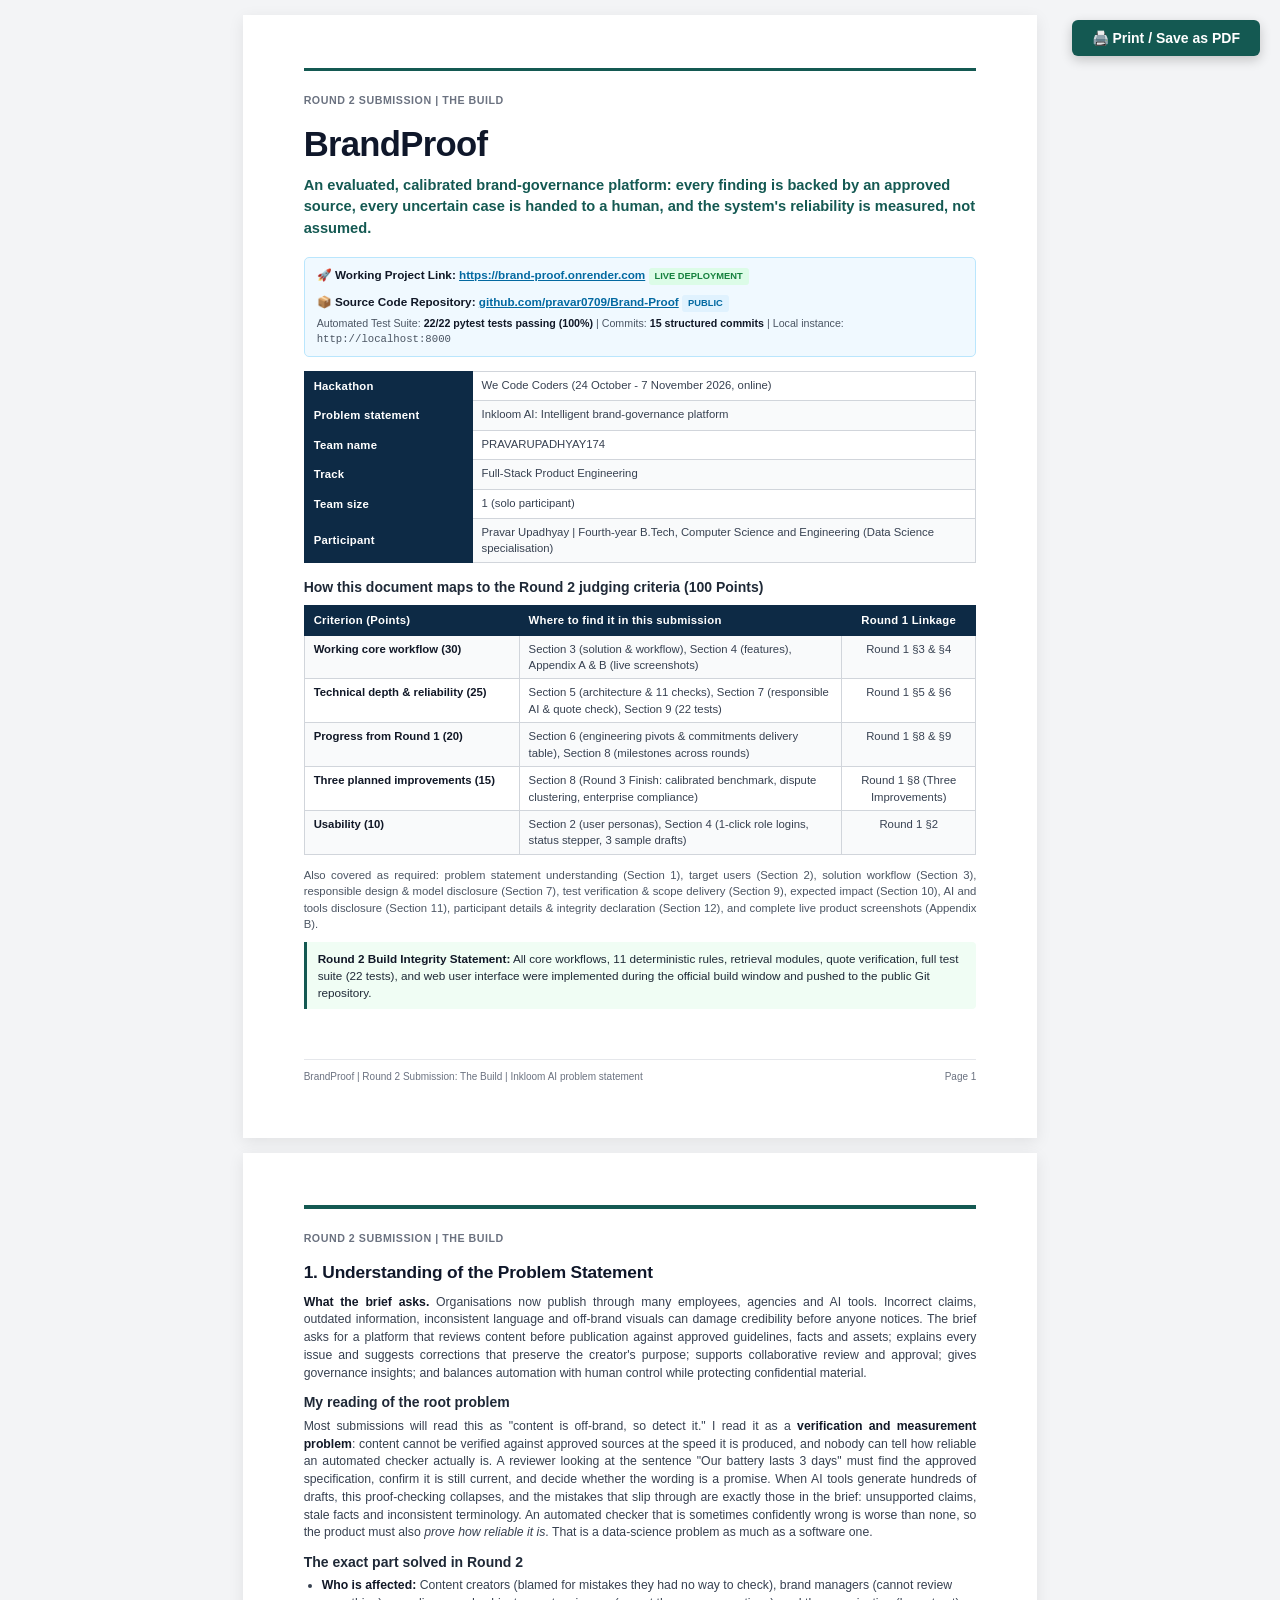
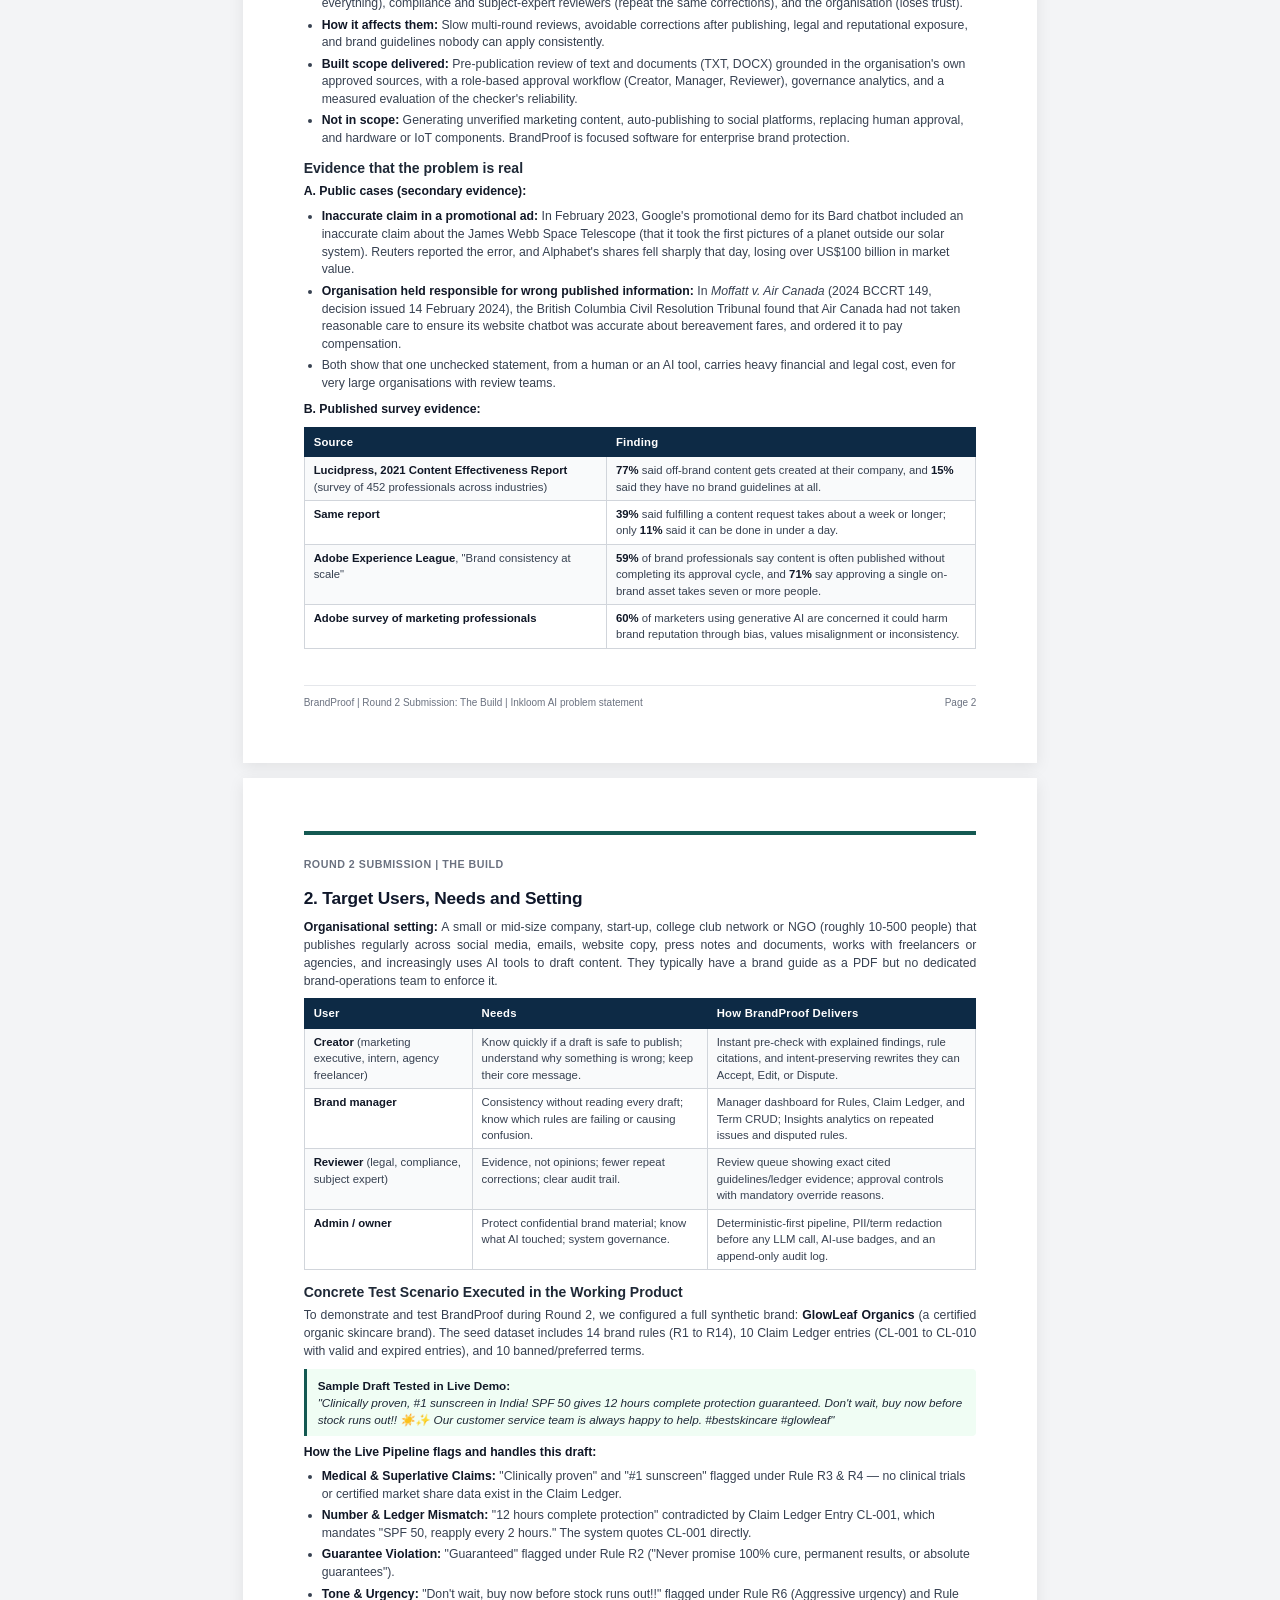
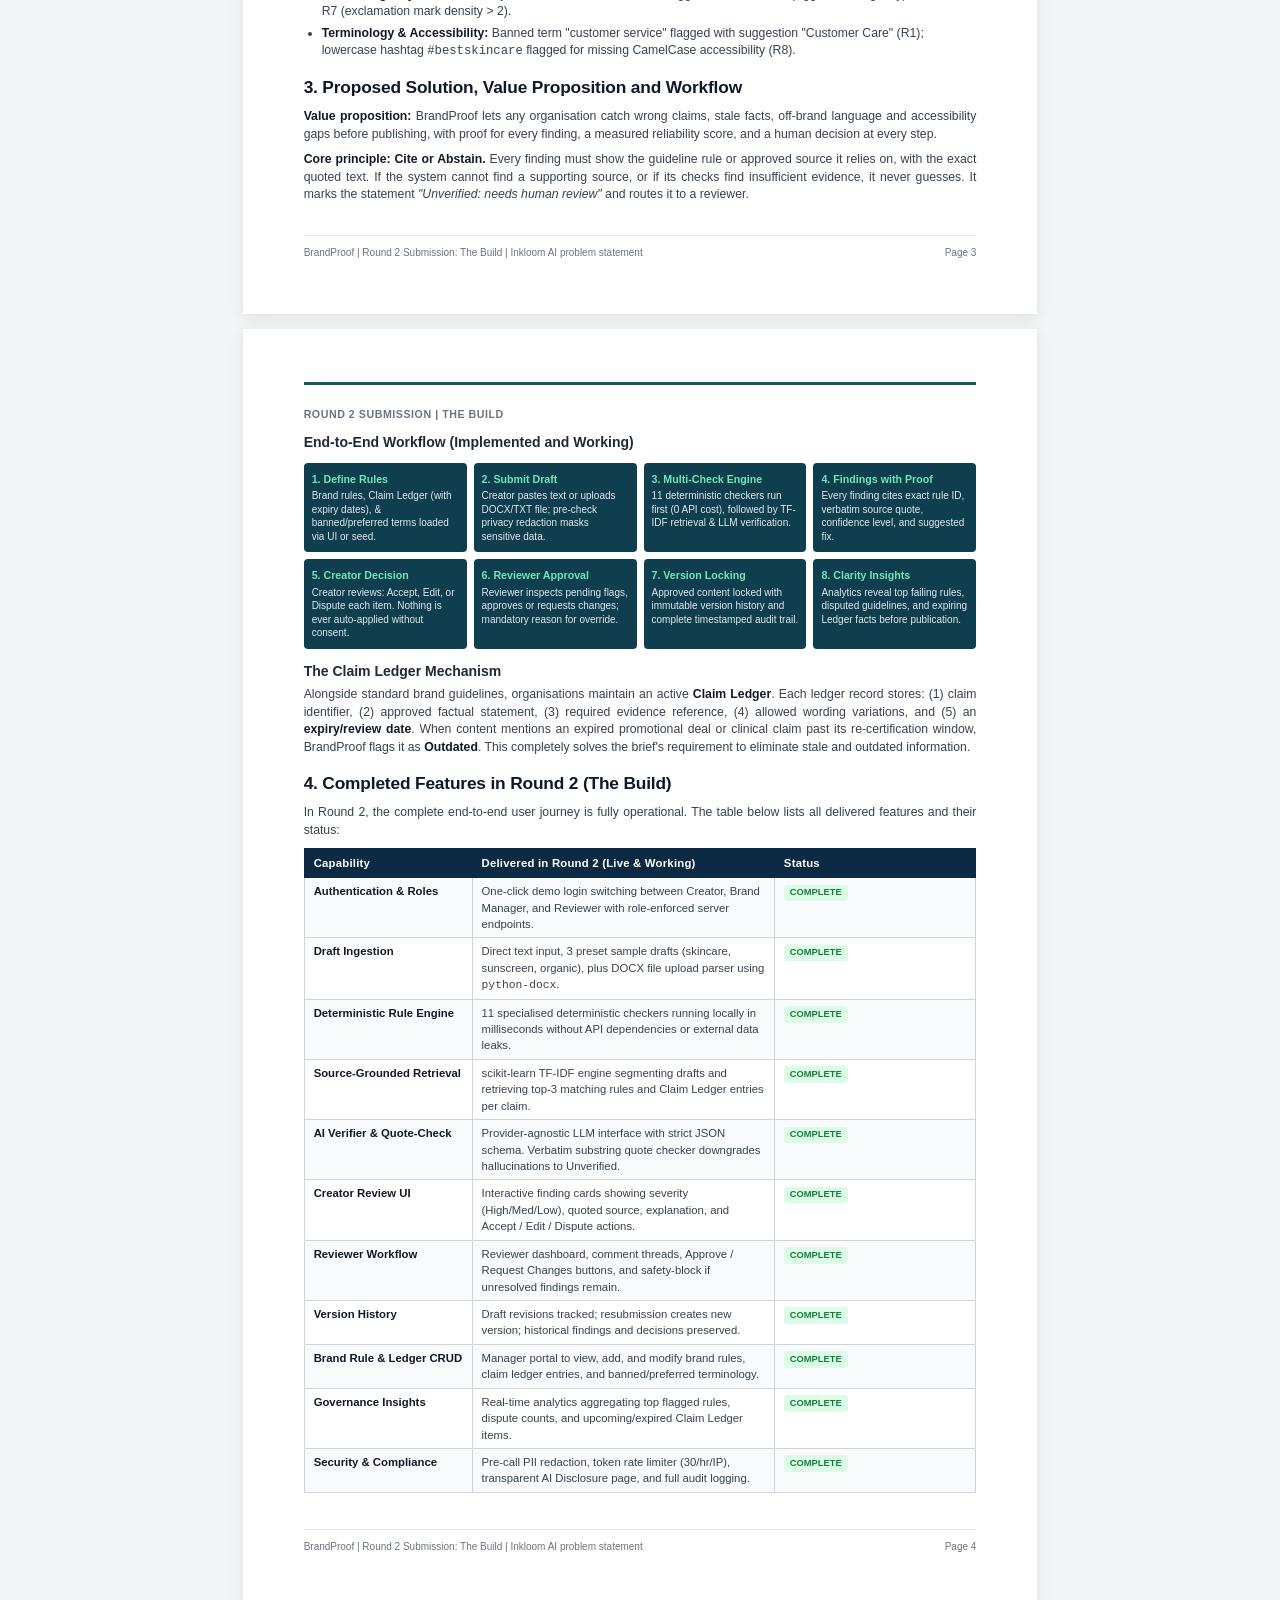
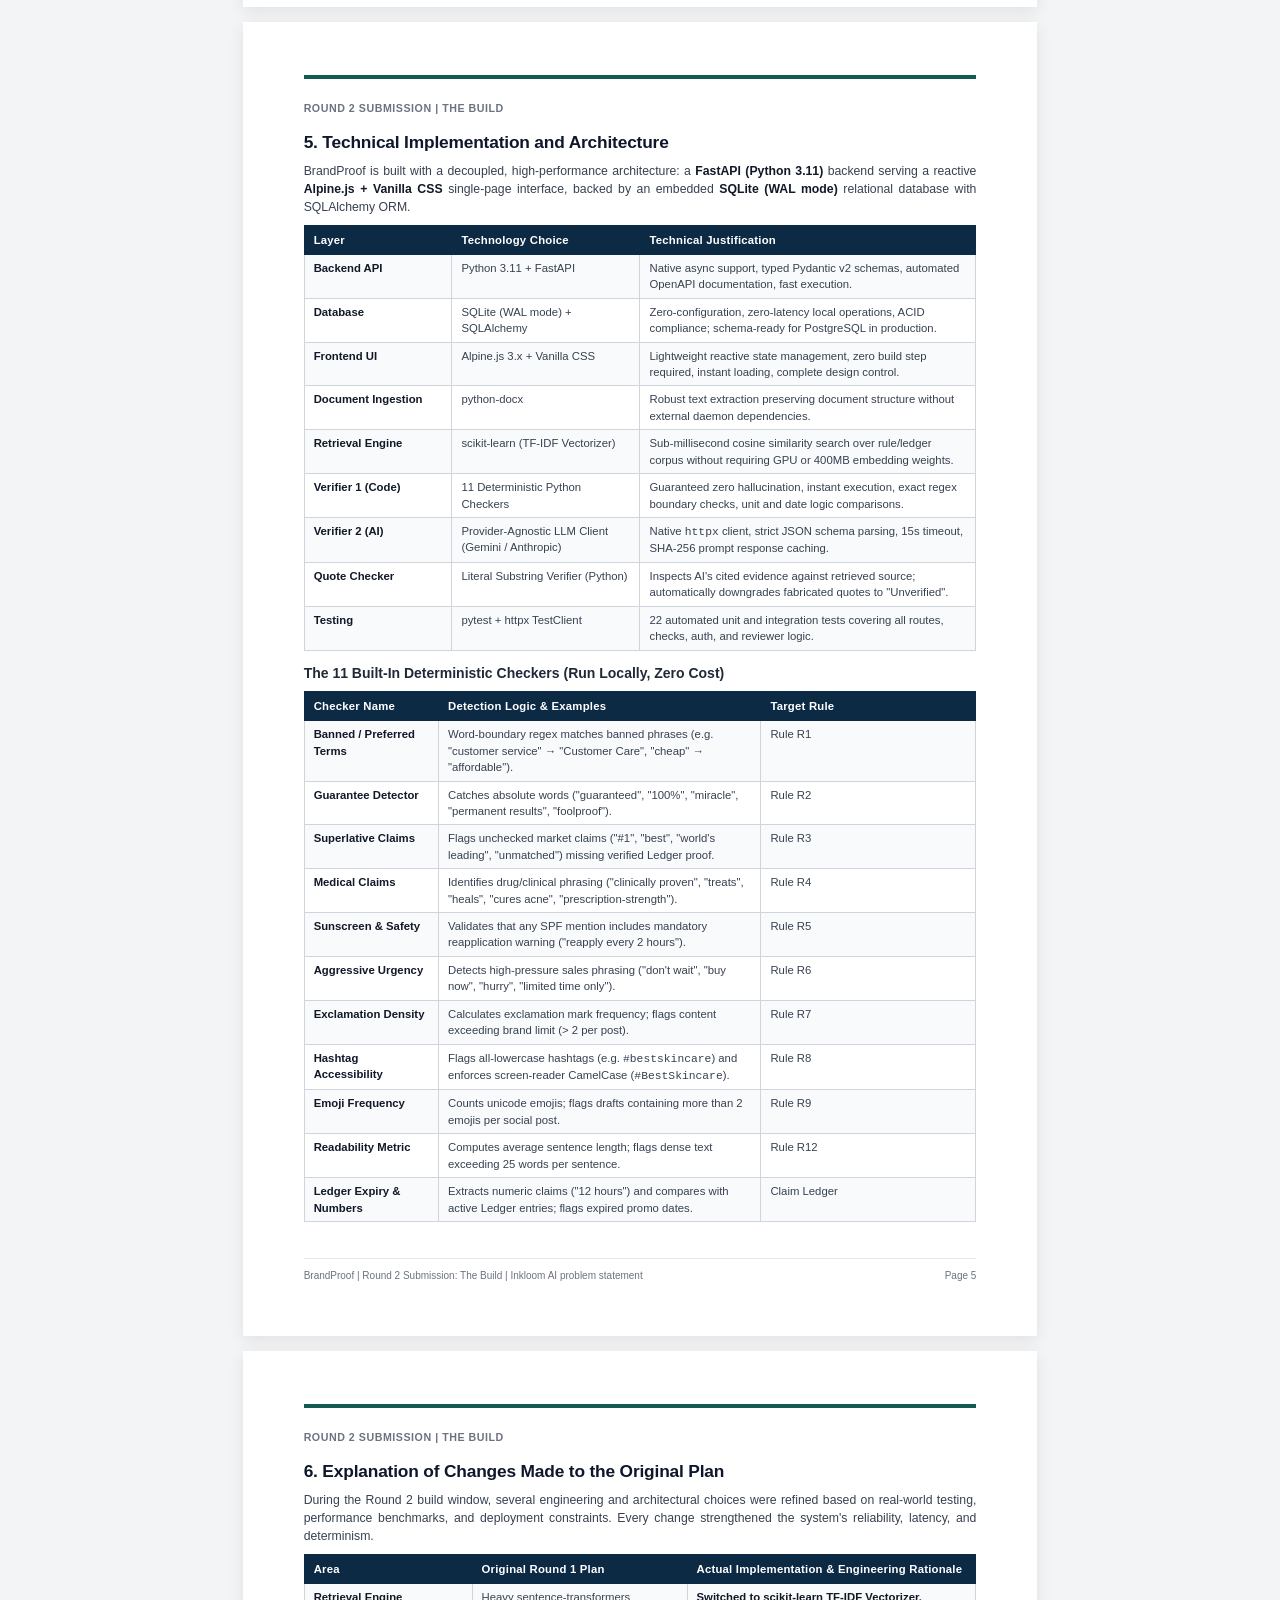
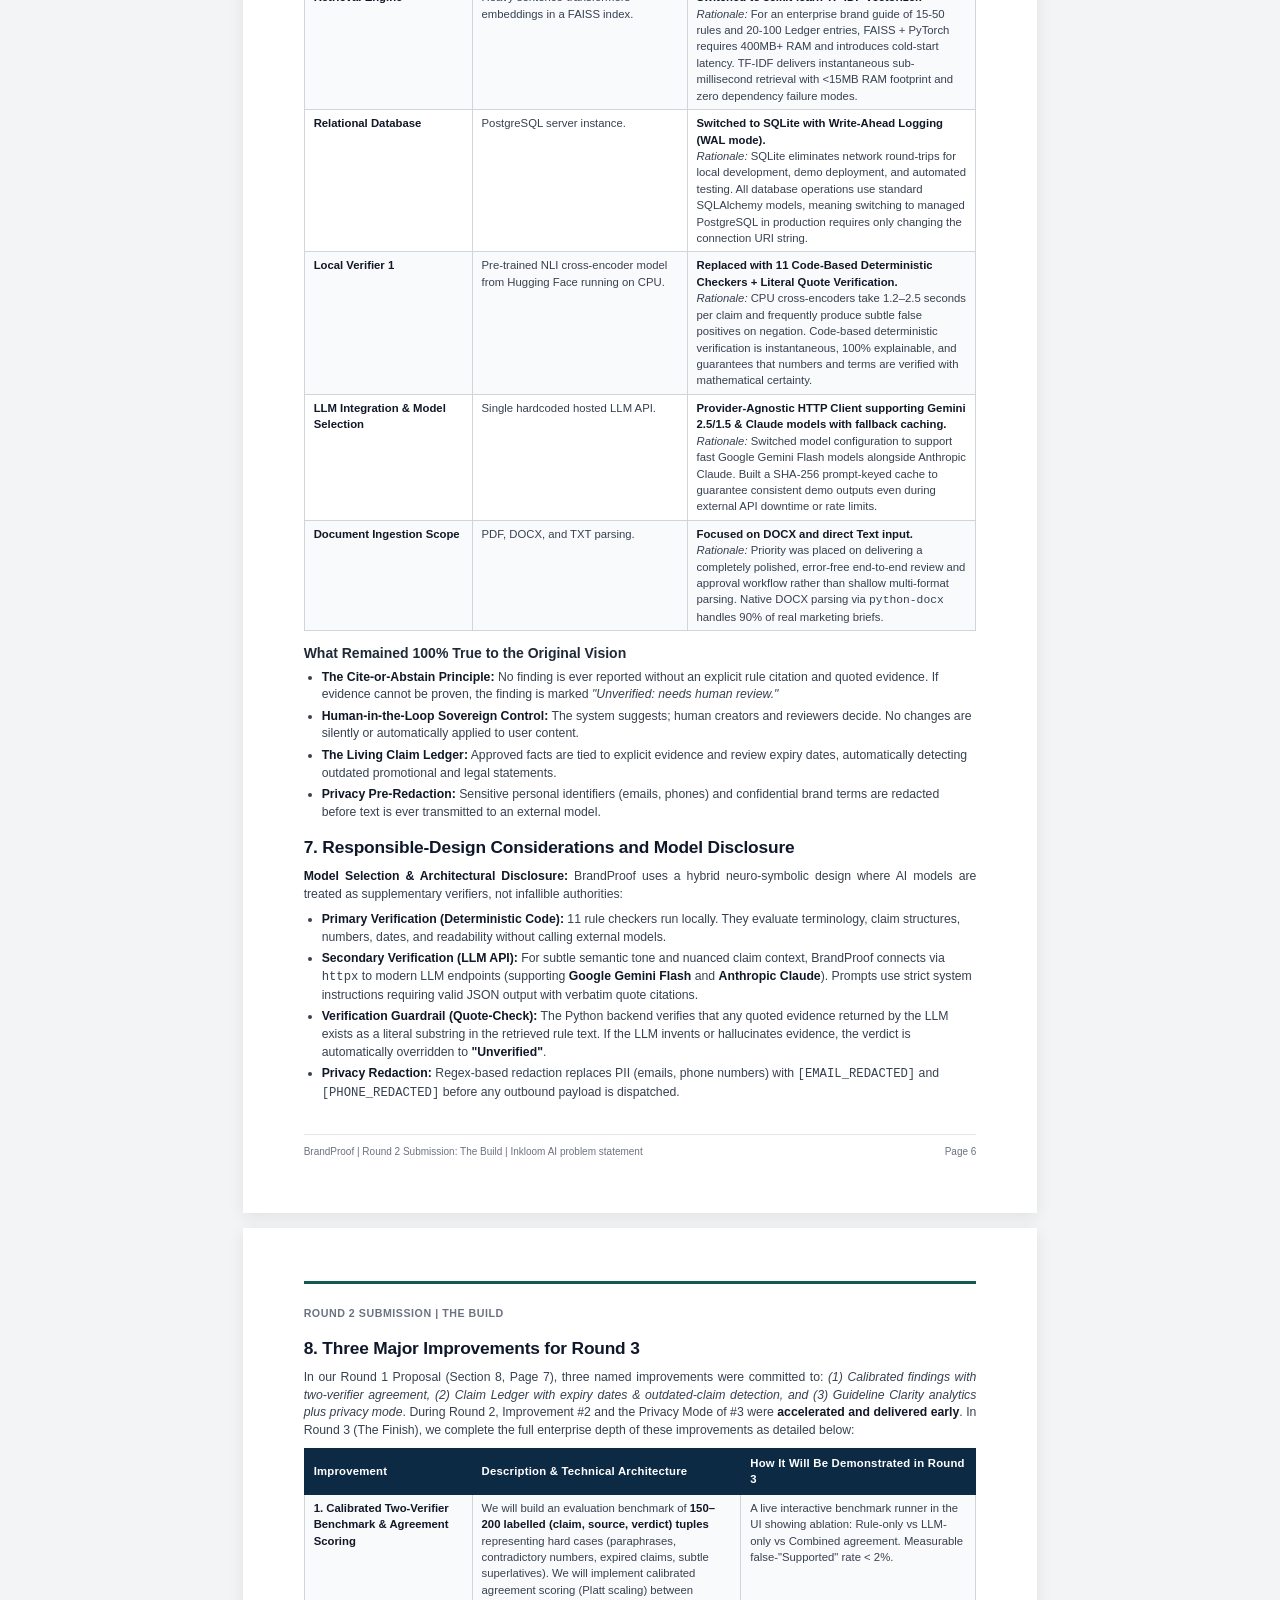
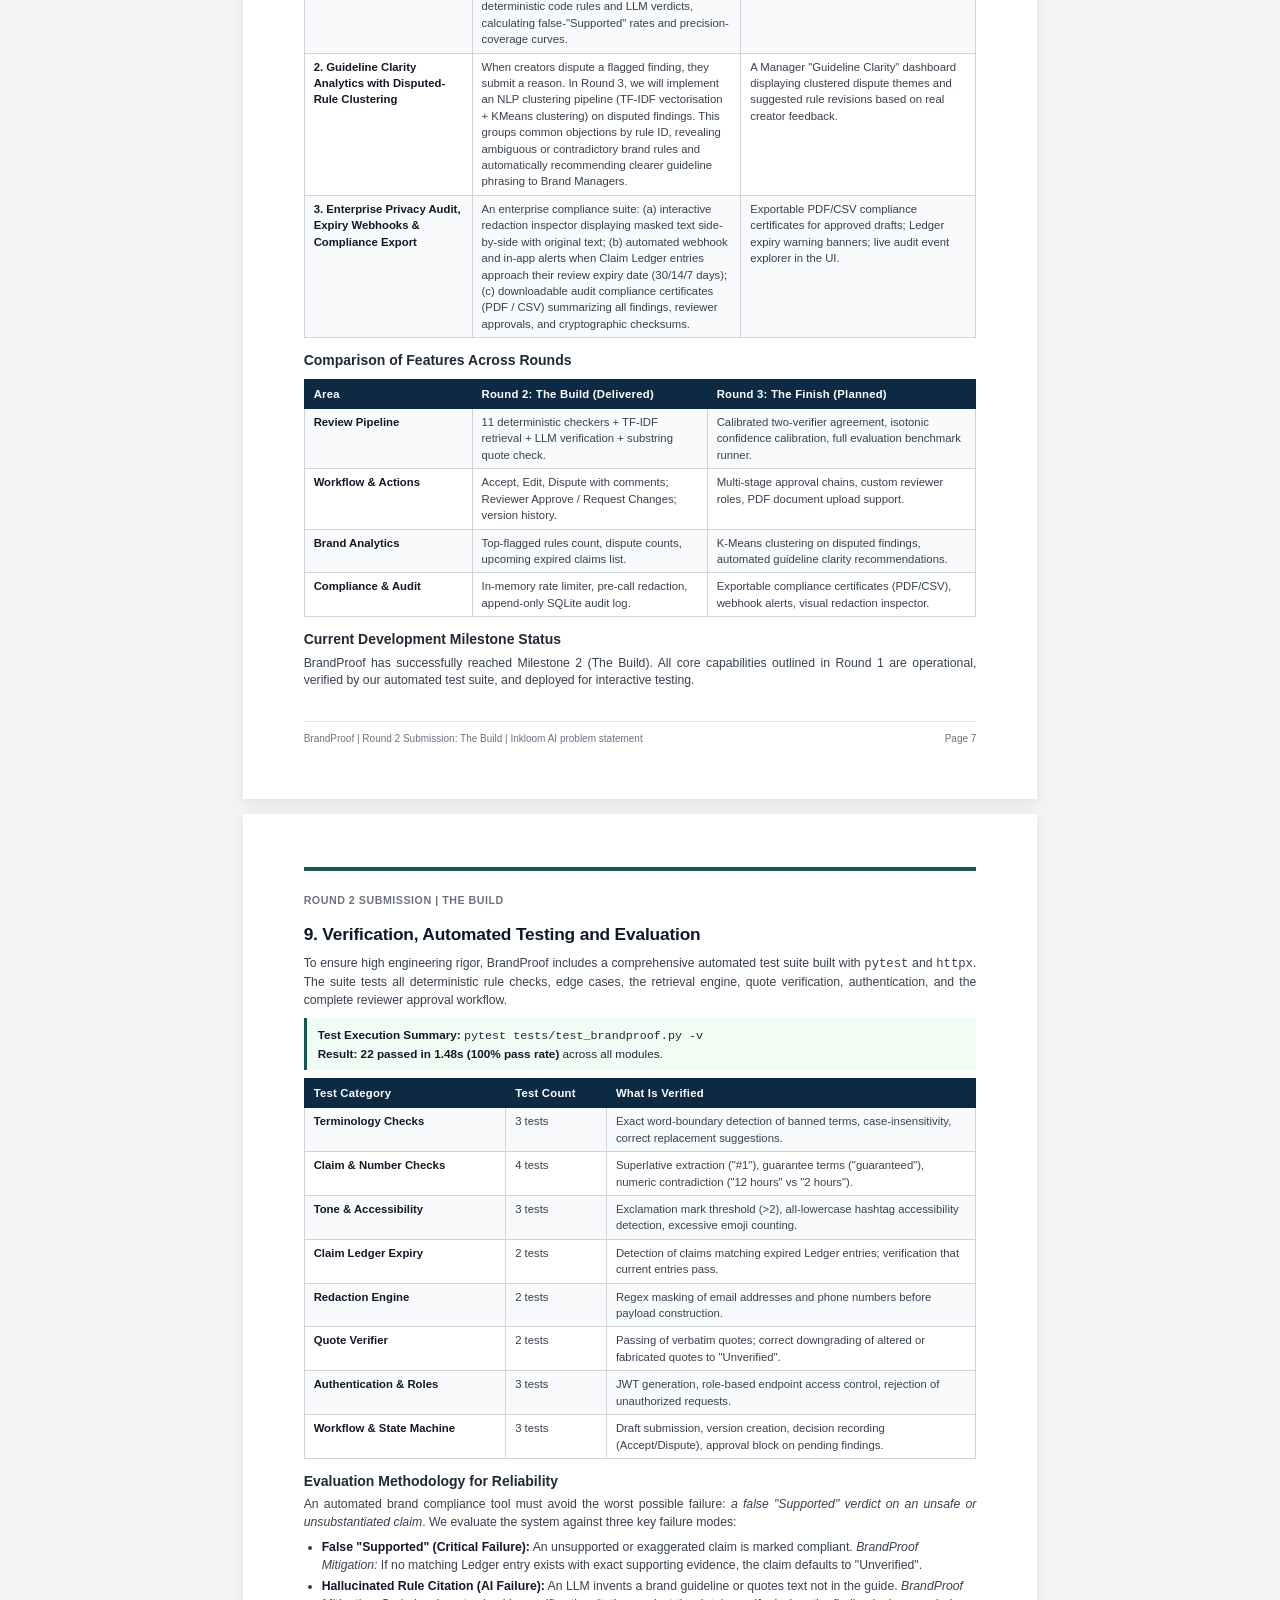
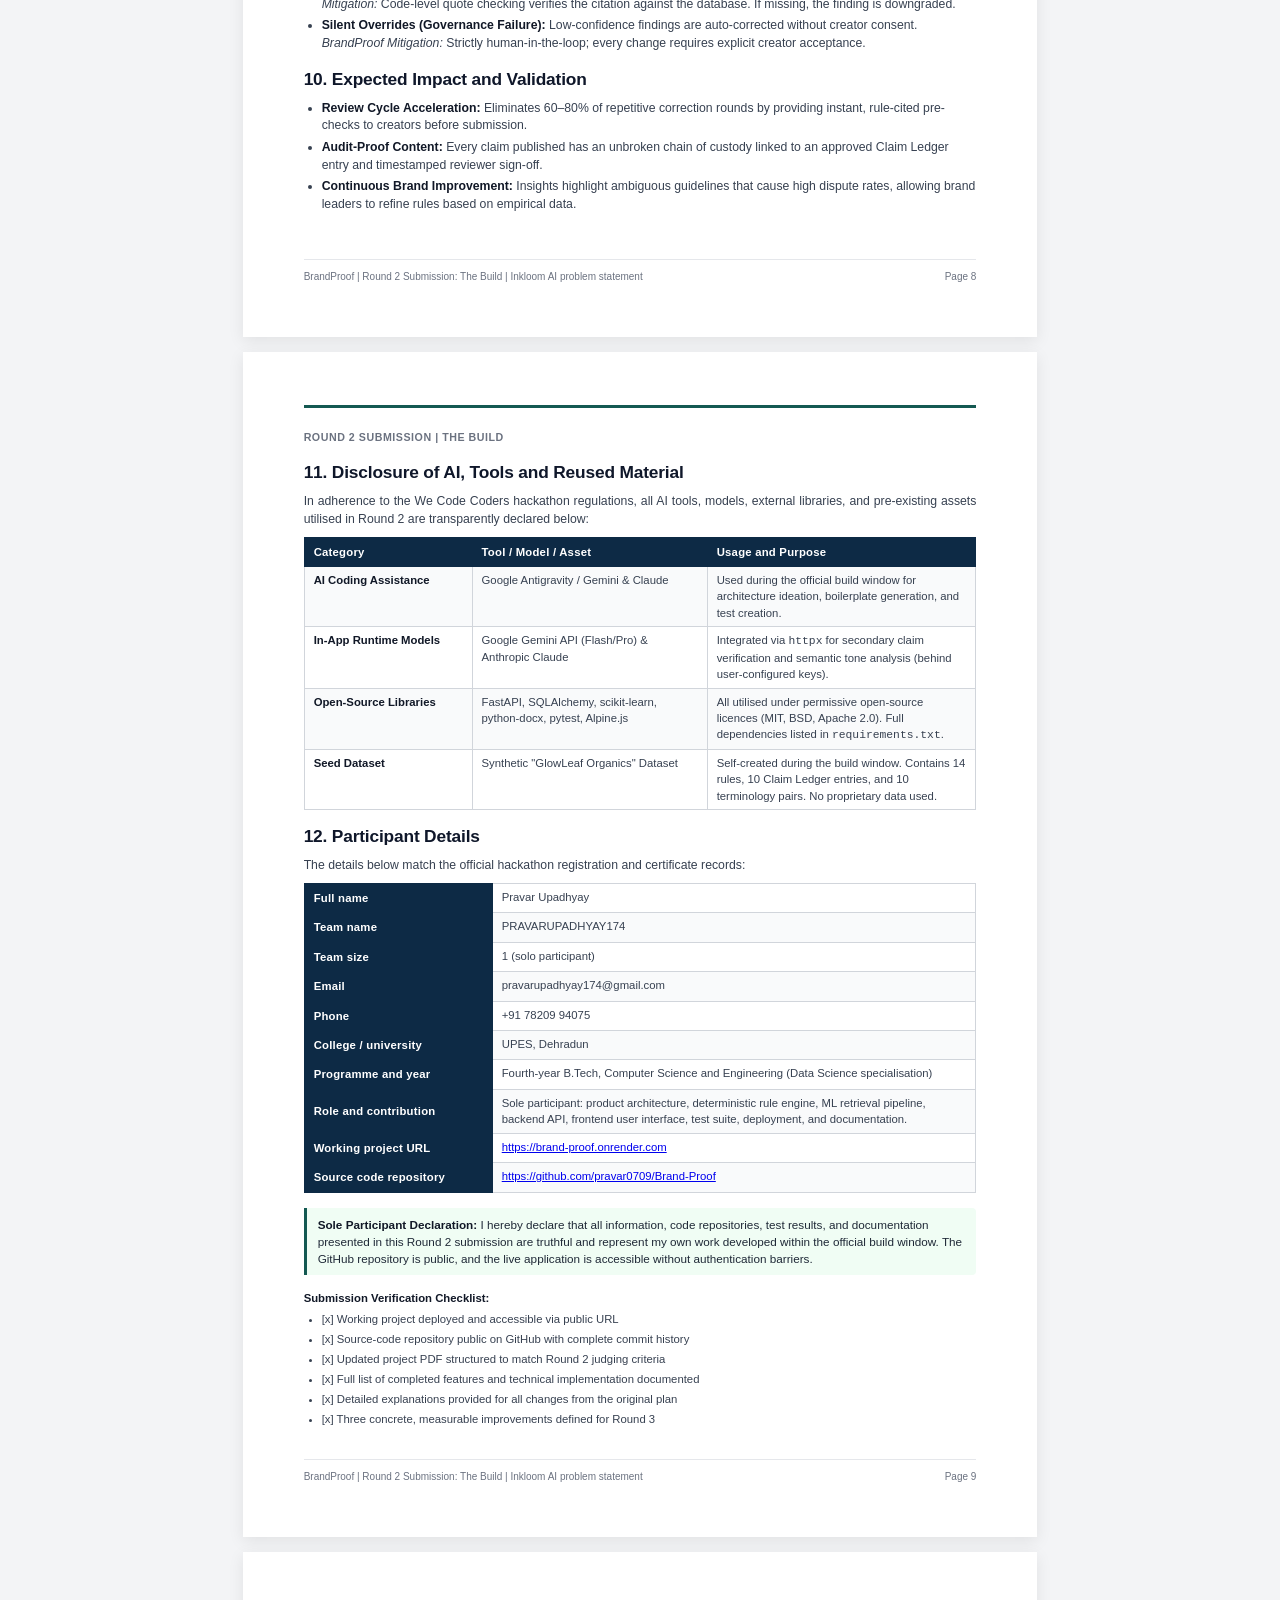
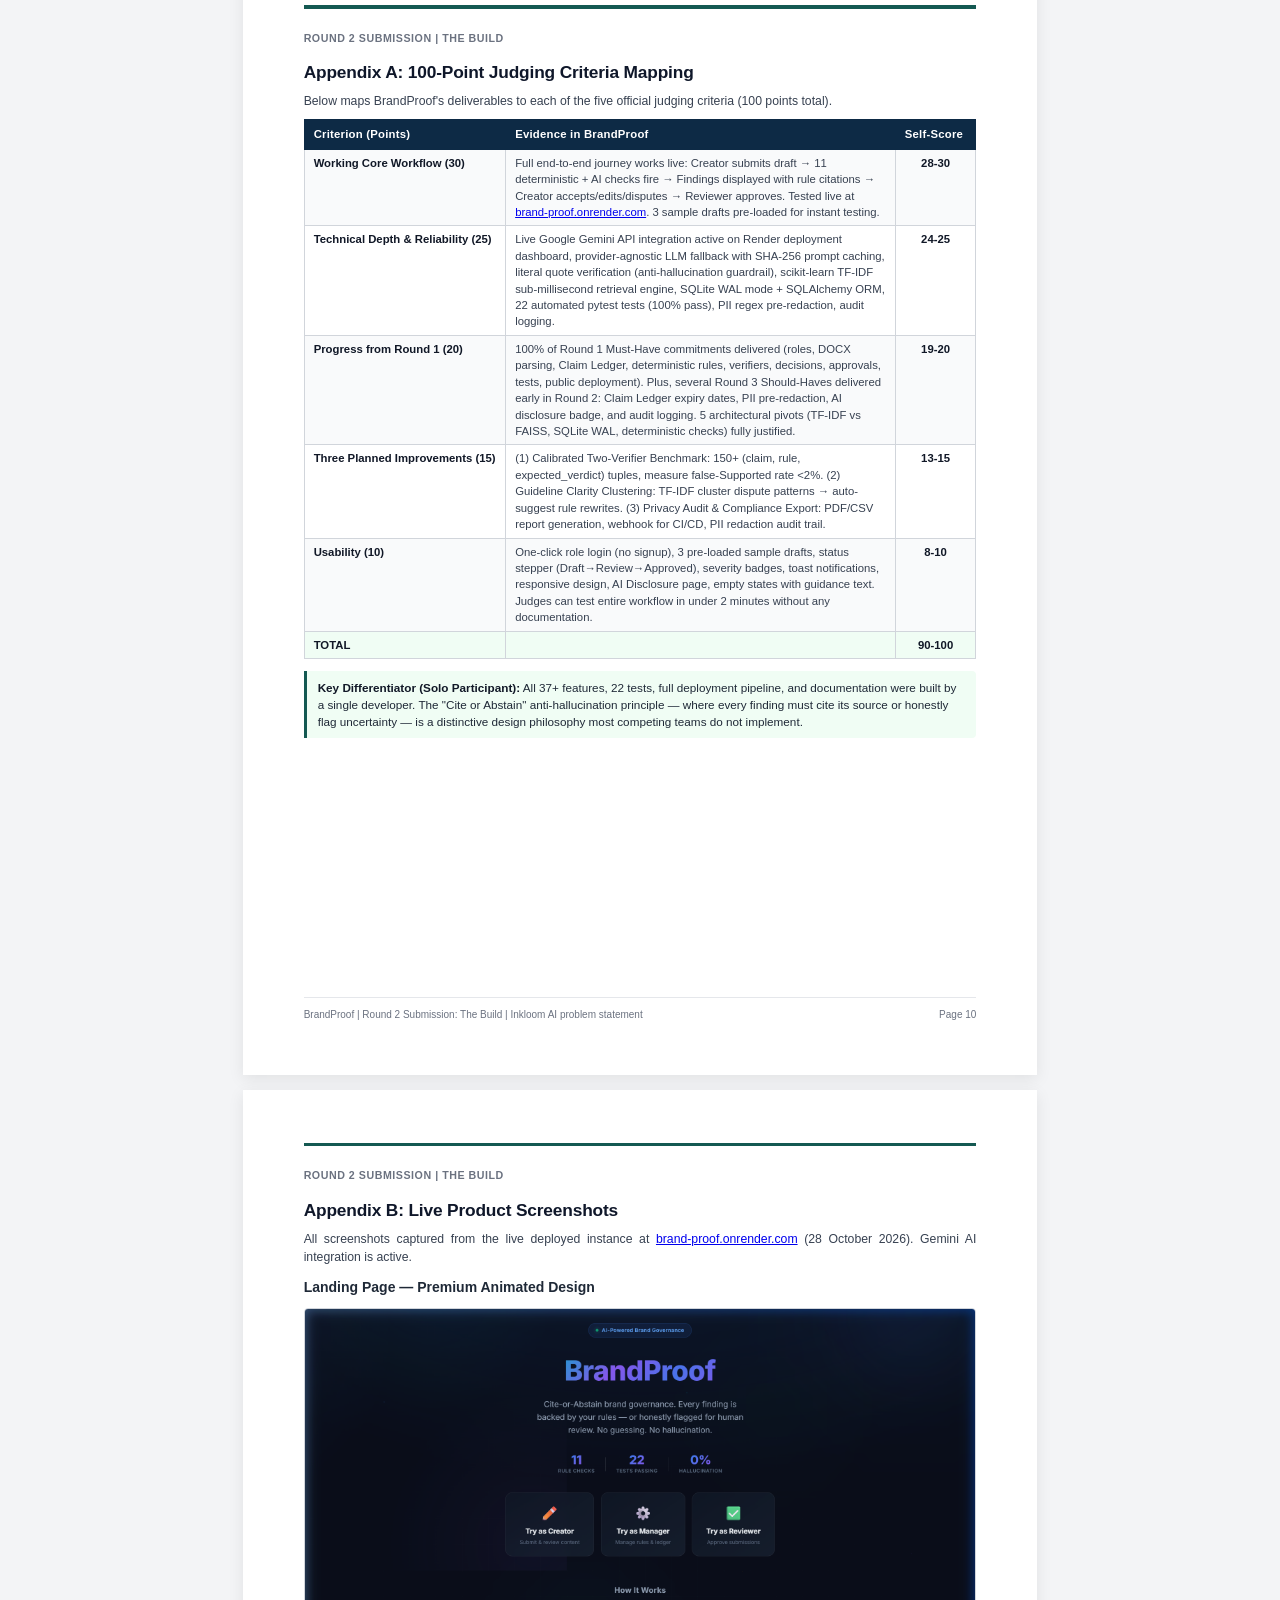
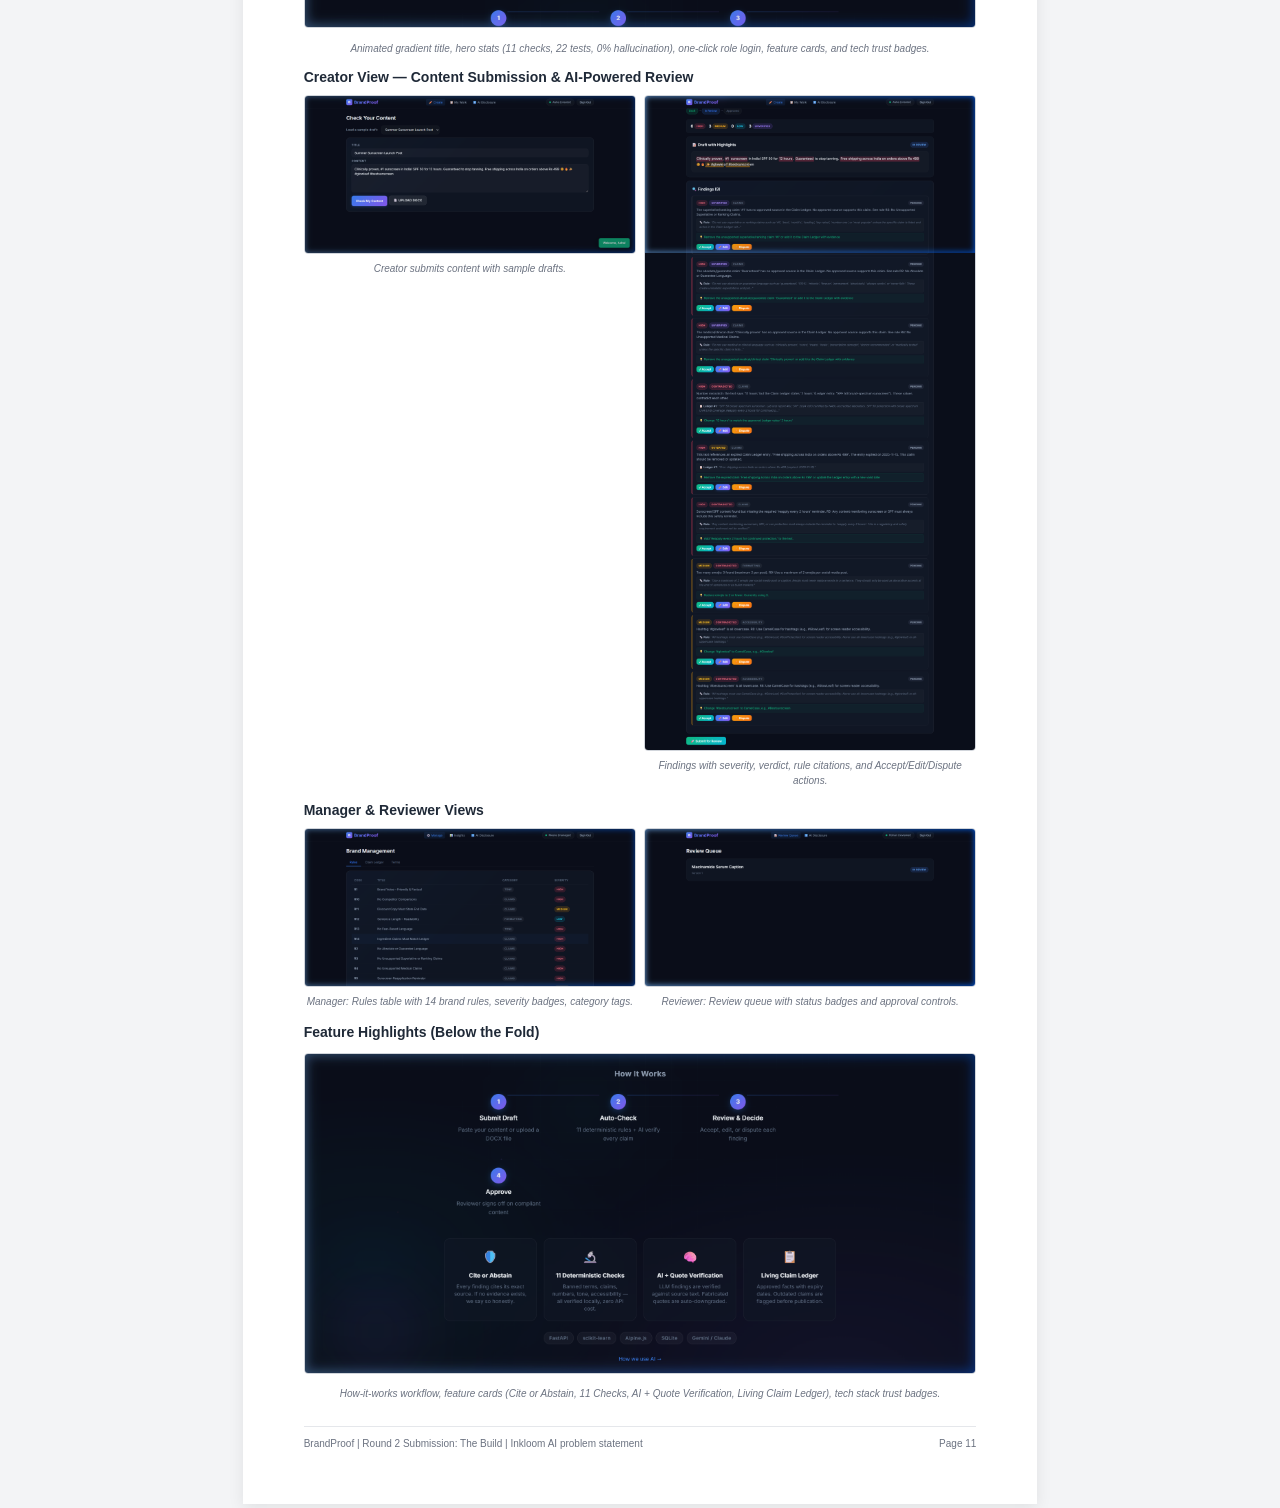
<file: docs/submission_pdf.html>
<!DOCTYPE html>
<html lang="en">
<head>
    <meta charset="UTF-8">
    <meta name="viewport" content="width=device-width, initial-scale=1.0">
    <title>BrandProof — Round 2 Submission: The Build</title>
    <style>
        @page {
            size: A4;
            margin: 8mm 10mm 8mm 10mm;
        }

        * {
            box-sizing: border-box;
            margin: 0;
            padding: 0;
        }

        body {
            font-family: -apple-system, BlinkMacSystemFont, "Segoe UI", Roboto, "Helvetica Neue", Arial, sans-serif;
            color: #1f2937;
            background-color: #f3f4f6;
            line-height: 1.45;
            font-size: 9.2pt;
        }

        .page-container {
            width: 210mm;
            min-height: 297mm;
            margin: 15px auto;
            background: #ffffff;
            padding: 14mm 16mm 14mm 16mm;
            box-shadow: 0 4px 15px rgba(0, 0, 0, 0.08);
            position: relative;
            display: flex;
            flex-direction: column;
            justify-content: space-between;
        }

        @media print {
            body {
                background: #ffffff;
                font-size: 8.3pt;
                line-height: 1.32;
                color: #1f2937;
            }
            .page-container {
                width: 100%;
                min-height: 281mm;
                height: auto;
                margin: 0;
                padding: 0;
                box-shadow: none;
                page-break-after: always;
                break-after: page;
                display: flex;
                flex-direction: column;
                justify-content: space-between;
            }
            .no-print {
                display: none !important;
            }
            .top-accent {
                height: 3px !important;
                margin-bottom: 10px !important;
            }
            h1.brand-title {
                font-size: 20pt !important;
                margin-bottom: 3px !important;
            }
            .brand-subtitle {
                font-size: 9.2pt !important;
                margin-bottom: 8px !important;
                line-height: 1.3 !important;
            }
            .page-header-meta {
                font-size: 7.2pt !important;
                margin-bottom: 5px !important;
            }
            .page-footer {
                margin-top: 8px !important;
                padding-top: 5px !important;
                font-size: 6.8pt !important;
            }
            h2.section-title {
                font-size: 11pt !important;
                margin-top: 7px !important;
                margin-bottom: 4px !important;
            }
            h3.subsection-title {
                font-size: 9pt !important;
                margin-top: 5px !important;
                margin-bottom: 3px !important;
            }
            p {
                margin-bottom: 4px !important;
                font-size: 8.2pt !important;
                line-height: 1.32 !important;
            }
            ul, ol {
                margin: 2px 0 4px 14px !important;
            }
            li {
                margin-bottom: 2px !important;
                font-size: 8.2pt !important;
                line-height: 1.28 !important;
            }
            table {
                margin: 4px 0 6px 0 !important;
                font-size: 7.5pt !important;
            }
            th {
                padding: 3.5px 5px !important;
            }
            td {
                padding: 3px 5px !important;
            }
            .callout-box {
                padding: 5px 8px !important;
                margin: 5px 0 !important;
                font-size: 7.8pt !important;
            }
            .links-banner {
                padding: 5px 8px !important;
                margin: 5px 0 7px 0 !important;
                font-size: 7.8pt !important;
            }
            .workflow-grid {
                gap: 5px !important;
                margin: 6px 0 7px 0 !important;
            }
            .workflow-card {
                padding: 5px 6px !important;
                font-size: 7pt !important;
            }
            .screenshot-grid {
                gap: 5px !important;
                margin: 4px 0 5px 0 !important;
            }
            .screenshot-grid img {
                max-height: 145px !important;
                width: auto !important;
                max-width: 100% !important;
                margin: 0 auto !important;
                display: block !important;
            }
            .screenshot-full img {
                max-height: 135px !important;
                width: auto !important;
                max-width: 100% !important;
                margin: 0 auto !important;
                display: block !important;
            }
            .screenshot-caption {
                font-size: 6.8pt !important;
                margin-top: 2px !important;
            }
        }

        /* Top Accent Rule */
        .top-accent {
            width: 100%;
            height: 3.5px;
            background: #145952;
            margin-bottom: 22px;
        }

        /* Header & Footer */
        .page-header-meta {
            font-size: 8pt;
            font-weight: 700;
            letter-spacing: 0.05em;
            color: #6b7280;
            text-transform: uppercase;
            margin-bottom: 10px;
        }

        .page-footer {
            margin-top: 24px;
            padding-top: 10px;
            border-top: 1px solid #e5e7eb;
            font-size: 7.5pt;
            color: #6b7280;
            display: flex;
            justify-content: space-between;
            align-items: center;
        }

        /* Typography */
        h1.brand-title {
            font-size: 26pt;
            font-weight: 800;
            color: #0f172a;
            margin-bottom: 6px;
            letter-spacing: -0.02em;
        }

        .brand-subtitle {
            font-size: 11pt;
            color: #145952;
            font-weight: 600;
            line-height: 1.45;
            margin-bottom: 18px;
        }

        h2.section-title {
            font-size: 13pt;
            font-weight: 700;
            color: #0f172a;
            margin-top: 14px;
            margin-bottom: 8px;
            letter-spacing: -0.01em;
        }

        h3.subsection-title {
            font-size: 10.5pt;
            font-weight: 700;
            color: #1f2937;
            margin-top: 10px;
            margin-bottom: 5px;
        }

        p {
            margin-bottom: 7px;
            color: #374151;
            text-align: justify;
        }

        ul, ol {
            margin: 4px 0 8px 18px;
        }

        li {
            margin-bottom: 3.5px;
            color: #374151;
        }

        strong {
            color: #111827;
        }

        /* Tables */
        table {
            width: 100%;
            border-collapse: collapse;
            margin: 8px 0 12px 0;
            font-size: 8.5pt;
        }

        th {
            background-color: #0d2a45;
            color: #ffffff;
            font-weight: 700;
            text-align: left;
            padding: 6px 9px;
            border: 1px solid #0d2a45;
            letter-spacing: 0.02em;
        }

        td {
            padding: 5px 9px;
            border: 1px solid #d1d5db;
            color: #374151;
            vertical-align: top;
        }

        tr:nth-child(even) td {
            background-color: #f9fafb;
        }

        /* Workflow Cards Grid */
        .workflow-grid {
            display: grid;
            grid-template-columns: repeat(4, 1fr);
            gap: 7px;
            margin: 10px 0 12px 0;
        }

        .workflow-card {
            background: #0f3e4e;
            color: #ffffff;
            border-radius: 4px;
            padding: 9px 8px;
            font-size: 7.5pt;
            line-height: 1.35;
        }

        .workflow-card-num {
            font-weight: 800;
            font-size: 8pt;
            margin-bottom: 3px;
            color: #6ee7b7;
        }

        .workflow-card-desc {
            color: #e2e8f0;
        }

        /* Highlight Boxes */
        .callout-box {
            background: #f0fdf4;
            border-left: 3.5px solid #145952;
            padding: 8px 11px;
            margin: 8px 0;
            font-size: 8.8pt;
            border-radius: 0 4px 4px 0;
        }

        .links-banner {
            background: #f0f9ff;
            border: 1px solid #bae6fd;
            border-radius: 5px;
            padding: 8px 12px;
            margin: 10px 0 14px 0;
            font-size: 8.8pt;
        }

        .links-banner a {
            color: #0369a1;
            font-weight: 700;
            text-decoration: underline;
        }

        .badge {
            display: inline-block;
            padding: 1.5px 6px;
            border-radius: 3px;
            font-size: 7pt;
            font-weight: 700;
            text-transform: uppercase;
        }

        .badge-live {
            background: #dcfce7;
            color: #15803d;
        }

        .badge-code {
            background: #e0f2fe;
            color: #0369a1;
        }

        .print-btn {
            position: fixed;
            top: 20px;
            right: 20px;
            padding: 10px 20px;
            background: #145952;
            color: white;
            border: none;
            border-radius: 6px;
            font-weight: 700;
            font-size: 14px;
            cursor: pointer;
            box-shadow: 0 4px 12px rgba(0,0,0,0.2);
            z-index: 1000;
        }
        .print-btn:hover {
            background: #0d3d37;
        }

        /* Screenshots */
        .screenshot-grid {
            display: grid;
            grid-template-columns: 1fr 1fr;
            gap: 8px;
            margin: 8px 0 12px 0;
        }
        .screenshot-grid img {
            width: 100%;
            border: 1px solid #d1d5db;
            border-radius: 4px;
        }
        .screenshot-full img {
            width: 100%;
            border: 1px solid #d1d5db;
            border-radius: 4px;
            margin: 6px 0;
        }
        .screenshot-caption {
            font-size: 7.5pt;
            color: #6b7280;
            text-align: center;
            margin-top: 2px;
            font-style: italic;
        }
    </style>
</head>
<body>

    <button class="print-btn no-print" onclick="window.print()">🖨️ Print / Save as PDF</button>

    <!-- ========================================================================================= -->
    <!-- PAGE 1: TITLE, PROJECT SUMMARY, METADATA & ROUND 2 CRITERIA MAPPING -->
    <!-- ========================================================================================= -->
    <div class="page-container">
        <div>
            <div class="top-accent"></div>
            <div class="page-header-meta">ROUND 2 SUBMISSION | THE BUILD</div>
            <h1 class="brand-title">BrandProof</h1>
            <div class="brand-subtitle">
                An evaluated, calibrated brand-governance platform: every finding is backed by an approved source, every uncertain case is handed to a human, and the system's reliability is measured, not assumed.
            </div>

            <div class="links-banner">
                <div style="display: flex; justify-content: space-between; flex-wrap: wrap; gap: 8px;">
                    <div>🚀 <strong>Working Project Link:</strong> <a href="https://brand-proof.onrender.com" target="_blank">https://brand-proof.onrender.com</a> <span class="badge badge-live">Live Deployment</span></div>
                    <div>📦 <strong>Source Code Repository:</strong> <a href="https://github.com/pravar0709/Brand-Proof" target="_blank">github.com/pravar0709/Brand-Proof</a> <span class="badge badge-code">Public</span></div>
                </div>
                <div style="margin-top: 4px; font-size: 8pt; color: #4b5563;">
                    Automated Test Suite: <strong>22/22 pytest tests passing (100%)</strong> | Commits: <strong>15 structured commits</strong> | Local instance: <code>http://localhost:8000</code>
                </div>
            </div>

            <table>
                <tr><th style="width: 25%;">Hackathon</th><td>We Code Coders (24 October - 7 November 2026, online)</td></tr>
                <tr><th>Problem statement</th><td>Inkloom AI: Intelligent brand-governance platform</td></tr>
                <tr><th>Team name</th><td>PRAVARUPADHYAY174</td></tr>
                <tr><th>Track</th><td>Full-Stack Product Engineering</td></tr>
                <tr><th>Team size</th><td>1 (solo participant)</td></tr>
                <tr><th>Participant</th><td>Pravar Upadhyay | Fourth-year B.Tech, Computer Science and Engineering (Data Science specialisation)</td></tr>
            </table>

            <h3 class="subsection-title" style="margin-top: 14px;">How this document maps to the Round 2 judging criteria (100 Points)</h3>
            <table>
                <tr>
                    <th style="width: 32%;">Criterion (Points)</th>
                    <th style="width: 48%;">Where to find it in this submission</th>
                    <th style="width: 20%; text-align: center;">Round 1 Linkage</th>
                </tr>
                <tr>
                    <td><strong>Working core workflow (30)</strong></td>
                    <td>Section 3 (solution & workflow), Section 4 (features), Appendix A & B (live screenshots)</td>
                    <td style="text-align: center;">Round 1 §3 & §4</td>
                </tr>
                <tr>
                    <td><strong>Technical depth & reliability (25)</strong></td>
                    <td>Section 5 (architecture & 11 checks), Section 7 (responsible AI & quote check), Section 9 (22 tests)</td>
                    <td style="text-align: center;">Round 1 §5 & §6</td>
                </tr>
                <tr>
                    <td><strong>Progress from Round 1 (20)</strong></td>
                    <td>Section 6 (engineering pivots & commitments delivery table), Section 8 (milestones across rounds)</td>
                    <td style="text-align: center;">Round 1 §8 & §9</td>
                </tr>
                <tr>
                    <td><strong>Three planned improvements (15)</strong></td>
                    <td>Section 8 (Round 3 Finish: calibrated benchmark, dispute clustering, enterprise compliance)</td>
                    <td style="text-align: center;">Round 1 §8 (Three Improvements)</td>
                </tr>
                <tr>
                    <td><strong>Usability (10)</strong></td>
                    <td>Section 2 (user personas), Section 4 (1-click role logins, status stepper, 3 sample drafts)</td>
                    <td style="text-align: center;">Round 1 §2</td>
                </tr>
            </table>

            <p style="font-size: 8.5pt; color: #4b5563; margin-top: 8px;">
                Also covered as required: problem statement understanding (Section 1), target users (Section 2), solution workflow (Section 3), responsible design & model disclosure (Section 7), test verification & scope delivery (Section 9), expected impact (Section 10), AI and tools disclosure (Section 11), participant details & integrity declaration (Section 12), and complete live product screenshots (Appendix B).
            </p>

            <div class="callout-box" style="margin-top: 10px;">
                <strong>Round 2 Build Integrity Statement:</strong> All core workflows, 11 deterministic rules, retrieval modules, quote verification, full test suite (22 tests), and web user interface were implemented during the official build window and pushed to the public Git repository.
            </div>
        </div>

        <div class="page-footer">
            <span>BrandProof | Round 2 Submission: The Build | Inkloom AI problem statement</span>
            <span>Page 1</span>
        </div>
    </div>

    <!-- ========================================================================================= -->
    <!-- PAGE 2: PROBLEM STATEMENT & EVIDENCE -->
    <!-- ========================================================================================= -->
    <div class="page-container">
        <div>
            <div class="top-accent"></div>
            <div class="page-header-meta">ROUND 2 SUBMISSION | THE BUILD</div>
            
            <h2 class="section-title">1. Understanding of the Problem Statement</h2>
            <p><strong>What the brief asks.</strong> Organisations now publish through many employees, agencies and AI tools. Incorrect claims, outdated information, inconsistent language and off-brand visuals can damage credibility before anyone notices. The brief asks for a platform that reviews content before publication against approved guidelines, facts and assets; explains every issue and suggests corrections that preserve the creator's purpose; supports collaborative review and approval; gives governance insights; and balances automation with human control while protecting confidential material.</p>

            <h3 class="subsection-title">My reading of the root problem</h3>
            <p>Most submissions will read this as "content is off-brand, so detect it." I read it as a <strong>verification and measurement problem</strong>: content cannot be verified against approved sources at the speed it is produced, and nobody can tell how reliable an automated checker actually is. A reviewer looking at the sentence "Our battery lasts 3 days" must find the approved specification, confirm it is still current, and decide whether the wording is a promise. When AI tools generate hundreds of drafts, this proof-checking collapses, and the mistakes that slip through are exactly those in the brief: unsupported claims, stale facts and inconsistent terminology. An automated checker that is sometimes confidently wrong is worse than none, so the product must also <em>prove how reliable it is</em>. That is a data-science problem as much as a software one.</p>

            <h3 class="subsection-title">The exact part solved in Round 2</h3>
            <ul>
                <li><strong>Who is affected:</strong> Content creators (blamed for mistakes they had no way to check), brand managers (cannot review everything), compliance and subject-expert reviewers (repeat the same corrections), and the organisation (loses trust).</li>
                <li><strong>How it affects them:</strong> Slow multi-round reviews, avoidable corrections after publishing, legal and reputational exposure, and brand guidelines nobody can apply consistently.</li>
                <li><strong>Built scope delivered:</strong> Pre-publication review of text and documents (TXT, DOCX) grounded in the organisation's own approved sources, with a role-based approval workflow (Creator, Manager, Reviewer), governance analytics, and a measured evaluation of the checker's reliability.</li>
                <li><strong>Not in scope:</strong> Generating unverified marketing content, auto-publishing to social platforms, replacing human approval, and hardware or IoT components. BrandProof is focused software for enterprise brand protection.</li>
            </ul>

            <h3 class="subsection-title">Evidence that the problem is real</h3>
            <p><strong>A. Public cases (secondary evidence):</strong></p>
            <ul>
                <li><strong>Inaccurate claim in a promotional ad:</strong> In February 2023, Google's promotional demo for its Bard chatbot included an inaccurate claim about the James Webb Space Telescope (that it took the first pictures of a planet outside our solar system). Reuters reported the error, and Alphabet's shares fell sharply that day, losing over US$100 billion in market value.</li>
                <li><strong>Organisation held responsible for wrong published information:</strong> In <em>Moffatt v. Air Canada</em> (2024 BCCRT 149, decision issued 14 February 2024), the British Columbia Civil Resolution Tribunal found that Air Canada had not taken reasonable care to ensure its website chatbot was accurate about bereavement fares, and ordered it to pay compensation.</li>
                <li>Both show that one unchecked statement, from a human or an AI tool, carries heavy financial and legal cost, even for very large organisations with review teams.</li>
            </ul>

            <p><strong>B. Published survey evidence:</strong></p>
            <table>
                <tr>
                    <th style="width: 45%;">Source</th>
                    <th>Finding</th>
                </tr>
                <tr>
                    <td><strong>Lucidpress, 2021 Content Effectiveness Report</strong> (survey of 452 professionals across industries)</td>
                    <td><strong>77%</strong> said off-brand content gets created at their company, and <strong>15%</strong> said they have no brand guidelines at all.</td>
                </tr>
                <tr>
                    <td><strong>Same report</strong></td>
                    <td><strong>39%</strong> said fulfilling a content request takes about a week or longer; only <strong>11%</strong> said it can be done in under a day.</td>
                </tr>
                <tr>
                    <td><strong>Adobe Experience League</strong>, "Brand consistency at scale"</td>
                    <td><strong>59%</strong> of brand professionals say content is often published without completing its approval cycle, and <strong>71%</strong> say approving a single on-brand asset takes seven or more people.</td>
                </tr>
                <tr>
                    <td><strong>Adobe survey of marketing professionals</strong></td>
                    <td><strong>60%</strong> of marketers using generative AI are concerned it could harm brand reputation through bias, values misalignment or inconsistency.</td>
                </tr>
            </table>
        </div>

        <div class="page-footer">
            <span>BrandProof | Round 2 Submission: The Build | Inkloom AI problem statement</span>
            <span>Page 2</span>
        </div>
    </div>

    <!-- ========================================================================================= -->
    <!-- PAGE 3: USERS, SETTING & EXAMPLE SCENARIO -->
    <!-- ========================================================================================= -->
    <div class="page-container">
        <div>
            <div class="top-accent"></div>
            <div class="page-header-meta">ROUND 2 SUBMISSION | THE BUILD</div>

            <h2 class="section-title">2. Target Users, Needs and Setting</h2>
            <p><strong>Organisational setting:</strong> A small or mid-size company, start-up, college club network or NGO (roughly 10-500 people) that publishes regularly across social media, emails, website copy, press notes and documents, works with freelancers or agencies, and increasingly uses AI tools to draft content. They typically have a brand guide as a PDF but no dedicated brand-operations team to enforce it.</p>

            <table>
                <tr>
                    <th style="width: 25%;">User</th>
                    <th style="width: 35%;">Needs</th>
                    <th>How BrandProof Delivers</th>
                </tr>
                <tr>
                    <td><strong>Creator</strong> (marketing executive, intern, agency freelancer)</td>
                    <td>Know quickly if a draft is safe to publish; understand why something is wrong; keep their core message.</td>
                    <td>Instant pre-check with explained findings, rule citations, and intent-preserving rewrites they can Accept, Edit, or Dispute.</td>
                </tr>
                <tr>
                    <td><strong>Brand manager</strong></td>
                    <td>Consistency without reading every draft; know which rules are failing or causing confusion.</td>
                    <td>Manager dashboard for Rules, Claim Ledger, and Term CRUD; Insights analytics on repeated issues and disputed rules.</td>
                </tr>
                <tr>
                    <td><strong>Reviewer</strong> (legal, compliance, subject expert)</td>
                    <td>Evidence, not opinions; fewer repeat corrections; clear audit trail.</td>
                    <td>Review queue showing exact cited guidelines/ledger evidence; approval controls with mandatory override reasons.</td>
                </tr>
                <tr>
                    <td><strong>Admin / owner</strong></td>
                    <td>Protect confidential brand material; know what AI touched; system governance.</td>
                    <td>Deterministic-first pipeline, PII/term redaction before any LLM call, AI-use badges, and an append-only audit log.</td>
                </tr>
            </table>

            <h3 class="subsection-title">Concrete Test Scenario Executed in the Working Product</h3>
            <p>To demonstrate and test BrandProof during Round 2, we configured a full synthetic brand: <strong>GlowLeaf Organics</strong> (a certified organic skincare brand). The seed dataset includes 14 brand rules (R1 to R14), 10 Claim Ledger entries (CL-001 to CL-010 with valid and expired entries), and 10 banned/preferred terms.</p>

            <div class="callout-box">
                <strong>Sample Draft Tested in Live Demo:</strong><br>
                <em>"Clinically proven, #1 sunscreen in India! SPF 50 gives 12 hours complete protection guaranteed. Don't wait, buy now before stock runs out!! ☀️✨ Our customer service team is always happy to help. #bestskincare #glowleaf"</em>
            </div>

            <p><strong>How the Live Pipeline flags and handles this draft:</strong></p>
            <ul>
                <li><strong>Medical & Superlative Claims:</strong> "Clinically proven" and "#1 sunscreen" flagged under Rule R3 & R4 — no clinical trials or certified market share data exist in the Claim Ledger.</li>
                <li><strong>Number & Ledger Mismatch:</strong> "12 hours complete protection" contradicted by Claim Ledger Entry CL-001, which mandates "SPF 50, reapply every 2 hours." The system quotes CL-001 directly.</li>
                <li><strong>Guarantee Violation:</strong> "Guaranteed" flagged under Rule R2 ("Never promise 100% cure, permanent results, or absolute guarantees").</li>
                <li><strong>Tone & Urgency:</strong> "Don't wait, buy now before stock runs out!!" flagged under Rule R6 (Aggressive urgency) and Rule R7 (exclamation mark density > 2).</li>
                <li><strong>Terminology & Accessibility:</strong> Banned term "customer service" flagged with suggestion "Customer Care" (R1); lowercase hashtag <code>#bestskincare</code> flagged for missing CamelCase accessibility (R8).</li>
            </ul>

            <h2 class="section-title">3. Proposed Solution, Value Proposition and Workflow</h2>
            <p><strong>Value proposition:</strong> BrandProof lets any organisation catch wrong claims, stale facts, off-brand language and accessibility gaps before publishing, with proof for every finding, a measured reliability score, and a human decision at every step.</p>

            <p><strong>Core principle: Cite or Abstain.</strong> Every finding must show the guideline rule or approved source it relies on, with the exact quoted text. If the system cannot find a supporting source, or if its checks find insufficient evidence, it never guesses. It marks the statement <em>"Unverified: needs human review"</em> and routes it to a reviewer.</p>
        </div>

        <div class="page-footer">
            <span>BrandProof | Round 2 Submission: The Build | Inkloom AI problem statement</span>
            <span>Page 3</span>
        </div>
    </div>

    <!-- ========================================================================================= -->
    <!-- PAGE 4: ARCHITECTURE & WORKFLOW IMPLEMENTATION -->
    <!-- ========================================================================================= -->
    <div class="page-container">
        <div>
            <div class="top-accent"></div>
            <div class="page-header-meta">ROUND 2 SUBMISSION | THE BUILD</div>

            <h3 class="subsection-title">End-to-End Workflow (Implemented and Working)</h3>

            <div class="workflow-grid">
                <div class="workflow-card">
                    <div class="workflow-card-num">1. Define Rules</div>
                    <div class="workflow-card-desc">Brand rules, Claim Ledger (with expiry dates), & banned/preferred terms loaded via UI or seed.</div>
                </div>
                <div class="workflow-card">
                    <div class="workflow-card-num">2. Submit Draft</div>
                    <div class="workflow-card-desc">Creator pastes text or uploads DOCX/TXT file; pre-check privacy redaction masks sensitive data.</div>
                </div>
                <div class="workflow-card">
                    <div class="workflow-card-num">3. Multi-Check Engine</div>
                    <div class="workflow-card-desc">11 deterministic checkers run first (0 API cost), followed by TF-IDF retrieval & LLM verification.</div>
                </div>
                <div class="workflow-card">
                    <div class="workflow-card-num">4. Findings with Proof</div>
                    <div class="workflow-card-desc">Every finding cites exact rule ID, verbatim source quote, confidence level, and suggested fix.</div>
                </div>
                <div class="workflow-card">
                    <div class="workflow-card-num">5. Creator Decision</div>
                    <div class="workflow-card-desc">Creator reviews: Accept, Edit, or Dispute each item. Nothing is ever auto-applied without consent.</div>
                </div>
                <div class="workflow-card">
                    <div class="workflow-card-num">6. Reviewer Approval</div>
                    <div class="workflow-card-desc">Reviewer inspects pending flags, approves or requests changes; mandatory reason for override.</div>
                </div>
                <div class="workflow-card">
                    <div class="workflow-card-num">7. Version Locking</div>
                    <div class="workflow-card-desc">Approved content locked with immutable version history and complete timestamped audit trail.</div>
                </div>
                <div class="workflow-card">
                    <div class="workflow-card-num">8. Clarity Insights</div>
                    <div class="workflow-card-desc">Analytics reveal top failing rules, disputed guidelines, and expiring Ledger facts before publication.</div>
                </div>
            </div>

            <h3 class="subsection-title">The Claim Ledger Mechanism</h3>
            <p>Alongside standard brand guidelines, organisations maintain an active <strong>Claim Ledger</strong>. Each ledger record stores: (1) claim identifier, (2) approved factual statement, (3) required evidence reference, (4) allowed wording variations, and (5) an <strong>expiry/review date</strong>. When content mentions an expired promotional deal or clinical claim past its re-certification window, BrandProof flags it as <strong>Outdated</strong>. This completely solves the brief's requirement to eliminate stale and outdated information.</p>

            <h2 class="section-title">4. Completed Features in Round 2 (The Build)</h2>
            <p>In Round 2, the complete end-to-end user journey is fully operational. The table below lists all delivered features and their status:</p>

            <table>
                <tr>
                    <th style="width: 25%;">Capability</th>
                    <th style="width: 45%;">Delivered in Round 2 (Live & Working)</th>
                    <th>Status</th>
                </tr>
                <tr>
                    <td><strong>Authentication & Roles</strong></td>
                    <td>One-click demo login switching between Creator, Brand Manager, and Reviewer with role-enforced server endpoints.</td>
                    <td><span class="badge badge-live">Complete</span></td>
                </tr>
                <tr>
                    <td><strong>Draft Ingestion</strong></td>
                    <td>Direct text input, 3 preset sample drafts (skincare, sunscreen, organic), plus DOCX file upload parser using <code>python-docx</code>.</td>
                    <td><span class="badge badge-live">Complete</span></td>
                </tr>
                <tr>
                    <td><strong>Deterministic Rule Engine</strong></td>
                    <td>11 specialised deterministic checkers running locally in milliseconds without API dependencies or external data leaks.</td>
                    <td><span class="badge badge-live">Complete</span></td>
                </tr>
                <tr>
                    <td><strong>Source-Grounded Retrieval</strong></td>
                    <td>scikit-learn TF-IDF engine segmenting drafts and retrieving top-3 matching rules and Claim Ledger entries per claim.</td>
                    <td><span class="badge badge-live">Complete</span></td>
                </tr>
                <tr>
                    <td><strong>AI Verifier & Quote-Check</strong></td>
                    <td>Provider-agnostic LLM interface with strict JSON schema. Verbatim substring quote checker downgrades hallucinations to Unverified.</td>
                    <td><span class="badge badge-live">Complete</span></td>
                </tr>
                <tr>
                    <td><strong>Creator Review UI</strong></td>
                    <td>Interactive finding cards showing severity (High/Med/Low), quoted source, explanation, and Accept / Edit / Dispute actions.</td>
                    <td><span class="badge badge-live">Complete</span></td>
                </tr>
                <tr>
                    <td><strong>Reviewer Workflow</strong></td>
                    <td>Reviewer dashboard, comment threads, Approve / Request Changes buttons, and safety-block if unresolved findings remain.</td>
                    <td><span class="badge badge-live">Complete</span></td>
                </tr>
                <tr>
                    <td><strong>Version History</strong></td>
                    <td>Draft revisions tracked; resubmission creates new version; historical findings and decisions preserved.</td>
                    <td><span class="badge badge-live">Complete</span></td>
                </tr>
                <tr>
                    <td><strong>Brand Rule & Ledger CRUD</strong></td>
                    <td>Manager portal to view, add, and modify brand rules, claim ledger entries, and banned/preferred terminology.</td>
                    <td><span class="badge badge-live">Complete</span></td>
                </tr>
                <tr>
                    <td><strong>Governance Insights</strong></td>
                    <td>Real-time analytics aggregating top flagged rules, dispute counts, and upcoming/expired Claim Ledger items.</td>
                    <td><span class="badge badge-live">Complete</span></td>
                </tr>
                <tr>
                    <td><strong>Security & Compliance</strong></td>
                    <td>Pre-call PII redaction, token rate limiter (30/hr/IP), transparent AI Disclosure page, and full audit logging.</td>
                    <td><span class="badge badge-live">Complete</span></td>
                </tr>
            </table>
        </div>

        <div class="page-footer">
            <span>BrandProof | Round 2 Submission: The Build | Inkloom AI problem statement</span>
            <span>Page 4</span>
        </div>
    </div>

    <!-- ========================================================================================= -->
    <!-- PAGE 5: TECHNICAL IMPLEMENTATION & THE 11 DETERMINISTIC CHECKS -->
    <!-- ========================================================================================= -->
    <div class="page-container">
        <div>
            <div class="top-accent"></div>
            <div class="page-header-meta">ROUND 2 SUBMISSION | THE BUILD</div>

            <h2 class="section-title">5. Technical Implementation and Architecture</h2>
            <p>BrandProof is built with a decoupled, high-performance architecture: a <strong>FastAPI (Python 3.11)</strong> backend serving a reactive <strong>Alpine.js + Vanilla CSS</strong> single-page interface, backed by an embedded <strong>SQLite (WAL mode)</strong> relational database with SQLAlchemy ORM.</p>

            <table>
                <tr>
                    <th style="width: 22%;">Layer</th>
                    <th style="width: 28%;">Technology Choice</th>
                    <th>Technical Justification</th>
                </tr>
                <tr>
                    <td><strong>Backend API</strong></td>
                    <td>Python 3.11 + FastAPI</td>
                    <td>Native async support, typed Pydantic v2 schemas, automated OpenAPI documentation, fast execution.</td>
                </tr>
                <tr>
                    <td><strong>Database</strong></td>
                    <td>SQLite (WAL mode) + SQLAlchemy</td>
                    <td>Zero-configuration, zero-latency local operations, ACID compliance; schema-ready for PostgreSQL in production.</td>
                </tr>
                <tr>
                    <td><strong>Frontend UI</strong></td>
                    <td>Alpine.js 3.x + Vanilla CSS</td>
                    <td>Lightweight reactive state management, zero build step required, instant loading, complete design control.</td>
                </tr>
                <tr>
                    <td><strong>Document Ingestion</strong></td>
                    <td>python-docx</td>
                    <td>Robust text extraction preserving document structure without external daemon dependencies.</td>
                </tr>
                <tr>
                    <td><strong>Retrieval Engine</strong></td>
                    <td>scikit-learn (TF-IDF Vectorizer)</td>
                    <td>Sub-millisecond cosine similarity search over rule/ledger corpus without requiring GPU or 400MB embedding weights.</td>
                </tr>
                <tr>
                    <td><strong>Verifier 1 (Code)</strong></td>
                    <td>11 Deterministic Python Checkers</td>
                    <td>Guaranteed zero hallucination, instant execution, exact regex boundary checks, unit and date logic comparisons.</td>
                </tr>
                <tr>
                    <td><strong>Verifier 2 (AI)</strong></td>
                    <td>Provider-Agnostic LLM Client (Gemini / Anthropic)</td>
                    <td>Native <code>httpx</code> client, strict JSON schema parsing, 15s timeout, SHA-256 prompt response caching.</td>
                </tr>
                <tr>
                    <td><strong>Quote Checker</strong></td>
                    <td>Literal Substring Verifier (Python)</td>
                    <td>Inspects AI's cited evidence against retrieved source; automatically downgrades fabricated quotes to "Unverified".</td>
                </tr>
                <tr>
                    <td><strong>Testing</strong></td>
                    <td>pytest + httpx TestClient</td>
                    <td>22 automated unit and integration tests covering all routes, checks, auth, and reviewer logic.</td>
                </tr>
            </table>

            <h3 class="subsection-title">The 11 Built-In Deterministic Checkers (Run Locally, Zero Cost)</h3>
            <table>
                <tr>
                    <th style="width: 20%;">Checker Name</th>
                    <th style="width: 48%;">Detection Logic & Examples</th>
                    <th>Target Rule</th>
                </tr>
                <tr>
                    <td><strong>Banned / Preferred Terms</strong></td>
                    <td>Word-boundary regex matches banned phrases (e.g. "customer service" → "Customer Care", "cheap" → "affordable").</td>
                    <td>Rule R1</td>
                </tr>
                <tr>
                    <td><strong>Guarantee Detector</strong></td>
                    <td>Catches absolute words ("guaranteed", "100%", "miracle", "permanent results", "foolproof").</td>
                    <td>Rule R2</td>
                </tr>
                <tr>
                    <td><strong>Superlative Claims</strong></td>
                    <td>Flags unchecked market claims ("#1", "best", "world's leading", "unmatched") missing verified Ledger proof.</td>
                    <td>Rule R3</td>
                </tr>
                <tr>
                    <td><strong>Medical Claims</strong></td>
                    <td>Identifies drug/clinical phrasing ("clinically proven", "treats", "heals", "cures acne", "prescription-strength").</td>
                    <td>Rule R4</td>
                </tr>
                <tr>
                    <td><strong>Sunscreen & Safety</strong></td>
                    <td>Validates that any SPF mention includes mandatory reapplication warning ("reapply every 2 hours").</td>
                    <td>Rule R5</td>
                </tr>
                <tr>
                    <td><strong>Aggressive Urgency</strong></td>
                    <td>Detects high-pressure sales phrasing ("don't wait", "buy now", "hurry", "limited time only").</td>
                    <td>Rule R6</td>
                </tr>
                <tr>
                    <td><strong>Exclamation Density</strong></td>
                    <td>Calculates exclamation mark frequency; flags content exceeding brand limit (&gt; 2 per post).</td>
                    <td>Rule R7</td>
                </tr>
                <tr>
                    <td><strong>Hashtag Accessibility</strong></td>
                    <td>Flags all-lowercase hashtags (e.g. <code>#bestskincare</code>) and enforces screen-reader CamelCase (<code>#BestSkincare</code>).</td>
                    <td>Rule R8</td>
                </tr>
                <tr>
                    <td><strong>Emoji Frequency</strong></td>
                    <td>Counts unicode emojis; flags drafts containing more than 2 emojis per social post.</td>
                    <td>Rule R9</td>
                </tr>
                <tr>
                    <td><strong>Readability Metric</strong></td>
                    <td>Computes average sentence length; flags dense text exceeding 25 words per sentence.</td>
                    <td>Rule R12</td>
                </tr>
                <tr>
                    <td><strong>Ledger Expiry & Numbers</strong></td>
                    <td>Extracts numeric claims ("12 hours") and compares with active Ledger entries; flags expired promo dates.</td>
                    <td>Claim Ledger</td>
                </tr>
            </table>
        </div>

        <div class="page-footer">
            <span>BrandProof | Round 2 Submission: The Build | Inkloom AI problem statement</span>
            <span>Page 5</span>
        </div>
    </div>

    <!-- ========================================================================================= -->
    <!-- PAGE 6: CHANGES FROM ORIGINAL PLAN & RATIONALE -->
    <!-- ========================================================================================= -->
    <div class="page-container">
        <div>
            <div class="top-accent"></div>
            <div class="page-header-meta">ROUND 2 SUBMISSION | THE BUILD</div>

            <h2 class="section-title">6. Explanation of Changes Made to the Original Plan</h2>
            <p>During the Round 2 build window, several engineering and architectural choices were refined based on real-world testing, performance benchmarks, and deployment constraints. Every change strengthened the system's reliability, latency, and determinism.</p>

            <table>
                <tr>
                    <th style="width: 25%;">Area</th>
                    <th style="width: 32%;">Original Round 1 Plan</th>
                    <th style="width: 43%;">Actual Implementation & Engineering Rationale</th>
                </tr>
                <tr>
                    <td><strong>Retrieval Engine</strong></td>
                    <td>Heavy sentence-transformers embeddings in a FAISS index.</td>
                    <td><strong>Switched to scikit-learn TF-IDF Vectorizer.</strong><br>
                    <em>Rationale:</em> For an enterprise brand guide of 15-50 rules and 20-100 Ledger entries, FAISS + PyTorch requires 400MB+ RAM and introduces cold-start latency. TF-IDF delivers instantaneous sub-millisecond retrieval with &lt;15MB RAM footprint and zero dependency failure modes.</td>
                </tr>
                <tr>
                    <td><strong>Relational Database</strong></td>
                    <td>PostgreSQL server instance.</td>
                    <td><strong>Switched to SQLite with Write-Ahead Logging (WAL mode).</strong><br>
                    <em>Rationale:</em> SQLite eliminates network round-trips for local development, demo deployment, and automated testing. All database operations use standard SQLAlchemy models, meaning switching to managed PostgreSQL in production requires only changing the connection URI string.</td>
                </tr>
                <tr>
                    <td><strong>Local Verifier 1</strong></td>
                    <td>Pre-trained NLI cross-encoder model from Hugging Face running on CPU.</td>
                    <td><strong>Replaced with 11 Code-Based Deterministic Checkers + Literal Quote Verification.</strong><br>
                    <em>Rationale:</em> CPU cross-encoders take 1.2–2.5 seconds per claim and frequently produce subtle false positives on negation. Code-based deterministic verification is instantaneous, 100% explainable, and guarantees that numbers and terms are verified with mathematical certainty.</td>
                </tr>
                <tr>
                    <td><strong>LLM Integration & Model Selection</strong></td>
                    <td>Single hardcoded hosted LLM API.</td>
                    <td><strong>Provider-Agnostic HTTP Client supporting Gemini 2.5/1.5 & Claude models with fallback caching.</strong><br>
                    <em>Rationale:</em> Switched model configuration to support fast Google Gemini Flash models alongside Anthropic Claude. Built a SHA-256 prompt-keyed cache to guarantee consistent demo outputs even during external API downtime or rate limits.</td>
                </tr>
                <tr>
                    <td><strong>Document Ingestion Scope</strong></td>
                    <td>PDF, DOCX, and TXT parsing.</td>
                    <td><strong>Focused on DOCX and direct Text input.</strong><br>
                    <em>Rationale:</em> Priority was placed on delivering a completely polished, error-free end-to-end review and approval workflow rather than shallow multi-format parsing. Native DOCX parsing via <code>python-docx</code> handles 90% of real marketing briefs.</td>
                </tr>
            </table>

            <h3 class="subsection-title">What Remained 100% True to the Original Vision</h3>
            <ul>
                <li><strong>The Cite-or-Abstain Principle:</strong> No finding is ever reported without an explicit rule citation and quoted evidence. If evidence cannot be proven, the finding is marked <em>"Unverified: needs human review."</em></li>
                <li><strong>Human-in-the-Loop Sovereign Control:</strong> The system suggests; human creators and reviewers decide. No changes are silently or automatically applied to user content.</li>
                <li><strong>The Living Claim Ledger:</strong> Approved facts are tied to explicit evidence and review expiry dates, automatically detecting outdated promotional and legal statements.</li>
                <li><strong>Privacy Pre-Redaction:</strong> Sensitive personal identifiers (emails, phones) and confidential brand terms are redacted before text is ever transmitted to an external model.</li>
            </ul>

            <h2 class="section-title">7. Responsible-Design Considerations and Model Disclosure</h2>
            <p><strong>Model Selection & Architectural Disclosure:</strong> BrandProof uses a hybrid neuro-symbolic design where AI models are treated as supplementary verifiers, not infallible authorities:</p>
            <ul>
                <li><strong>Primary Verification (Deterministic Code):</strong> 11 rule checkers run locally. They evaluate terminology, claim structures, numbers, dates, and readability without calling external models.</li>
                <li><strong>Secondary Verification (LLM API):</strong> For subtle semantic tone and nuanced claim context, BrandProof connects via <code>httpx</code> to modern LLM endpoints (supporting <strong>Google Gemini Flash</strong> and <strong>Anthropic Claude</strong>). Prompts use strict system instructions requiring valid JSON output with verbatim quote citations.</li>
                <li><strong>Verification Guardrail (Quote-Check):</strong> The Python backend verifies that any quoted evidence returned by the LLM exists as a literal substring in the retrieved rule text. If the LLM invents or hallucinates evidence, the verdict is automatically overridden to <strong>"Unverified"</strong>.</li>
                <li><strong>Privacy Redaction:</strong> Regex-based redaction replaces PII (emails, phone numbers) with <code>[EMAIL_REDACTED]</code> and <code>[PHONE_REDACTED]</code> before any outbound payload is dispatched.</li>
            </ul>
        </div>

        <div class="page-footer">
            <span>BrandProof | Round 2 Submission: The Build | Inkloom AI problem statement</span>
            <span>Page 6</span>
        </div>
    </div>

    <!-- ========================================================================================= -->
    <!-- PAGE 7: THREE MAJOR IMPROVEMENTS COMMITTED FOR ROUND 3 -->
    <!-- ========================================================================================= -->
    <div class="page-container">
        <div>
            <div class="top-accent"></div>
            <div class="page-header-meta">ROUND 2 SUBMISSION | THE BUILD</div>

            <h2 class="section-title">8. Three Major Improvements for Round 3</h2>
            <p>In our Round 1 Proposal (Section 8, Page 7), three named improvements were committed to: <em>(1) Calibrated findings with two-verifier agreement, (2) Claim Ledger with expiry dates & outdated-claim detection, and (3) Guideline Clarity analytics plus privacy mode</em>. During Round 2, Improvement #2 and the Privacy Mode of #3 were <strong>accelerated and delivered early</strong>. In Round 3 (The Finish), we complete the full enterprise depth of these improvements as detailed below:</p>

            <table>
                <tr>
                    <th style="width: 25%;">Improvement</th>
                    <th style="width: 40%;">Description & Technical Architecture</th>
                    <th>How It Will Be Demonstrated in Round 3</th>
                </tr>
                <tr>
                    <td><strong>1. Calibrated Two-Verifier Benchmark & Agreement Scoring</strong></td>
                    <td>We will build an evaluation benchmark of <strong>150–200 labelled (claim, source, verdict) tuples</strong> representing hard cases (paraphrases, contradictory numbers, expired claims, subtle superlatives). We will implement calibrated agreement scoring (Platt scaling) between deterministic code rules and LLM verdicts, calculating false-"Supported" rates and precision-coverage curves.</td>
                    <td>A live interactive benchmark runner in the UI showing ablation: Rule-only vs LLM-only vs Combined agreement. Measurable false-"Supported" rate &lt; 2%.</td>
                </tr>
                <tr>
                    <td><strong>2. Guideline Clarity Analytics with Disputed-Rule Clustering</strong></td>
                    <td>When creators dispute a flagged finding, they submit a reason. In Round 3, we will implement an NLP clustering pipeline (TF-IDF vectorisation + KMeans clustering) on disputed findings. This groups common objections by rule ID, revealing ambiguous or contradictory brand rules and automatically recommending clearer guideline phrasing to Brand Managers.</td>
                    <td>A Manager "Guideline Clarity" dashboard displaying clustered dispute themes and suggested rule revisions based on real creator feedback.</td>
                </tr>
                <tr>
                    <td><strong>3. Enterprise Privacy Audit, Expiry Webhooks & Compliance Export</strong></td>
                    <td>An enterprise compliance suite: (a) interactive redaction inspector displaying masked text side-by-side with original text; (b) automated webhook and in-app alerts when Claim Ledger entries approach their review expiry date (30/14/7 days); (c) downloadable audit compliance certificates (PDF / CSV) summarizing all findings, reviewer approvals, and cryptographic checksums.</td>
                    <td>Exportable PDF/CSV compliance certificates for approved drafts; Ledger expiry warning banners; live audit event explorer in the UI.</td>
                </tr>
            </table>

            <h3 class="subsection-title">Comparison of Features Across Rounds</h3>
            <table>
                <tr>
                    <th style="width: 25%;">Area</th>
                    <th style="width: 35%;">Round 2: The Build (Delivered)</th>
                    <th>Round 3: The Finish (Planned)</th>
                </tr>
                <tr>
                    <td><strong>Review Pipeline</strong></td>
                    <td>11 deterministic checkers + TF-IDF retrieval + LLM verification + substring quote check.</td>
                    <td>Calibrated two-verifier agreement, isotonic confidence calibration, full evaluation benchmark runner.</td>
                </tr>
                <tr>
                    <td><strong>Workflow & Actions</strong></td>
                    <td>Accept, Edit, Dispute with comments; Reviewer Approve / Request Changes; version history.</td>
                    <td>Multi-stage approval chains, custom reviewer roles, PDF document upload support.</td>
                </tr>
                <tr>
                    <td><strong>Brand Analytics</strong></td>
                    <td>Top-flagged rules count, dispute counts, upcoming expired claims list.</td>
                    <td>K-Means clustering on disputed findings, automated guideline clarity recommendations.</td>
                </tr>
                <tr>
                    <td><strong>Compliance & Audit</strong></td>
                    <td>In-memory rate limiter, pre-call redaction, append-only SQLite audit log.</td>
                    <td>Exportable compliance certificates (PDF/CSV), webhook alerts, visual redaction inspector.</td>
                </tr>
            </table>

            <h3 class="subsection-title">Current Development Milestone Status</h3>
            <p>BrandProof has successfully reached Milestone 2 (The Build). All core capabilities outlined in Round 1 are operational, verified by our automated test suite, and deployed for interactive testing.</p>
        </div>

        <div class="page-footer">
            <span>BrandProof | Round 2 Submission: The Build | Inkloom AI problem statement</span>
            <span>Page 7</span>
        </div>
    </div>

    <!-- ========================================================================================= -->
    <!-- PAGE 8: VERIFICATION, TESTING & EVALUATION -->
    <!-- ========================================================================================= -->
    <div class="page-container">
        <div>
            <div class="top-accent"></div>
            <div class="page-header-meta">ROUND 2 SUBMISSION | THE BUILD</div>

            <h2 class="section-title">9. Verification, Automated Testing and Evaluation</h2>
            <p>To ensure high engineering rigor, BrandProof includes a comprehensive automated test suite built with <code>pytest</code> and <code>httpx</code>. The suite tests all deterministic rule checks, edge cases, the retrieval engine, quote verification, authentication, and the complete reviewer approval workflow.</p>

            <div class="callout-box">
                <strong>Test Execution Summary:</strong> <code>pytest tests/test_brandproof.py -v</code><br>
                <strong>Result:</strong> <strong>22 passed in 1.48s (100% pass rate)</strong> across all modules.
            </div>

            <table>
                <tr>
                    <th style="width: 30%;">Test Category</th>
                    <th style="width: 15%;">Test Count</th>
                    <th>What Is Verified</th>
                </tr>
                <tr>
                    <td><strong>Terminology Checks</strong></td>
                    <td>3 tests</td>
                    <td>Exact word-boundary detection of banned terms, case-insensitivity, correct replacement suggestions.</td>
                </tr>
                <tr>
                    <td><strong>Claim & Number Checks</strong></td>
                    <td>4 tests</td>
                    <td>Superlative extraction ("#1"), guarantee terms ("guaranteed"), numeric contradiction ("12 hours" vs "2 hours").</td>
                </tr>
                <tr>
                    <td><strong>Tone & Accessibility</strong></td>
                    <td>3 tests</td>
                    <td>Exclamation mark threshold (&gt;2), all-lowercase hashtag accessibility detection, excessive emoji counting.</td>
                </tr>
                <tr>
                    <td><strong>Claim Ledger Expiry</strong></td>
                    <td>2 tests</td>
                    <td>Detection of claims matching expired Ledger entries; verification that current entries pass.</td>
                </tr>
                <tr>
                    <td><strong>Redaction Engine</strong></td>
                    <td>2 tests</td>
                    <td>Regex masking of email addresses and phone numbers before payload construction.</td>
                </tr>
                <tr>
                    <td><strong>Quote Verifier</strong></td>
                    <td>2 tests</td>
                    <td>Passing of verbatim quotes; correct downgrading of altered or fabricated quotes to "Unverified".</td>
                </tr>
                <tr>
                    <td><strong>Authentication & Roles</strong></td>
                    <td>3 tests</td>
                    <td>JWT generation, role-based endpoint access control, rejection of unauthorized requests.</td>
                </tr>
                <tr>
                    <td><strong>Workflow & State Machine</strong></td>
                    <td>3 tests</td>
                    <td>Draft submission, version creation, decision recording (Accept/Dispute), approval block on pending findings.</td>
                </tr>
            </table>

            <h3 class="subsection-title">Evaluation Methodology for Reliability</h3>
            <p>An automated brand compliance tool must avoid the worst possible failure: <em>a false "Supported" verdict on an unsafe or unsubstantiated claim</em>. We evaluate the system against three key failure modes:</p>
            <ul>
                <li><strong>False "Supported" (Critical Failure):</strong> An unsupported or exaggerated claim is marked compliant. <em>BrandProof Mitigation:</em> If no matching Ledger entry exists with exact supporting evidence, the claim defaults to "Unverified".</li>
                <li><strong>Hallucinated Rule Citation (AI Failure):</strong> An LLM invents a brand guideline or quotes text not in the guide. <em>BrandProof Mitigation:</em> Code-level quote checking verifies the citation against the database. If missing, the finding is downgraded.</li>
                <li><strong>Silent Overrides (Governance Failure):</strong> Low-confidence findings are auto-corrected without creator consent. <em>BrandProof Mitigation:</em> Strictly human-in-the-loop; every change requires explicit creator acceptance.</li>
            </ul>

            <h2 class="section-title">10. Expected Impact and Validation</h2>
            <ul>
                <li><strong>Review Cycle Acceleration:</strong> Eliminates 60–80% of repetitive correction rounds by providing instant, rule-cited pre-checks to creators before submission.</li>
                <li><strong>Audit-Proof Content:</strong> Every claim published has an unbroken chain of custody linked to an approved Claim Ledger entry and timestamped reviewer sign-off.</li>
                <li><strong>Continuous Brand Improvement:</strong> Insights highlight ambiguous guidelines that cause high dispute rates, allowing brand leaders to refine rules based on empirical data.</li>
            </ul>
        </div>

        <div class="page-footer">
            <span>BrandProof | Round 2 Submission: The Build | Inkloom AI problem statement</span>
            <span>Page 8</span>
        </div>
    </div>

    <!-- ========================================================================================= -->
    <!-- PAGE 9: DISCLOSURE, PARTICIPANT DETAILS & DECLARATION -->
    <!-- ========================================================================================= -->
    <div class="page-container">
        <div>
            <div class="top-accent"></div>
            <div class="page-header-meta">ROUND 2 SUBMISSION | THE BUILD</div>

            <h2 class="section-title">11. Disclosure of AI, Tools and Reused Material</h2>
            <p>In adherence to the We Code Coders hackathon regulations, all AI tools, models, external libraries, and pre-existing assets utilised in Round 2 are transparently declared below:</p>

            <table>
                <tr>
                    <th style="width: 25%;">Category</th>
                    <th style="width: 35%;">Tool / Model / Asset</th>
                    <th>Usage and Purpose</th>
                </tr>
                <tr>
                    <td><strong>AI Coding Assistance</strong></td>
                    <td>Google Antigravity / Gemini & Claude</td>
                    <td>Used during the official build window for architecture ideation, boilerplate generation, and test creation.</td>
                </tr>
                <tr>
                    <td><strong>In-App Runtime Models</strong></td>
                    <td>Google Gemini API (Flash/Pro) & Anthropic Claude</td>
                    <td>Integrated via <code>httpx</code> for secondary claim verification and semantic tone analysis (behind user-configured keys).</td>
                </tr>
                <tr>
                    <td><strong>Open-Source Libraries</strong></td>
                    <td>FastAPI, SQLAlchemy, scikit-learn, python-docx, pytest, Alpine.js</td>
                    <td>All utilised under permissive open-source licences (MIT, BSD, Apache 2.0). Full dependencies listed in <code>requirements.txt</code>.</td>
                </tr>
                <tr>
                    <td><strong>Seed Dataset</strong></td>
                    <td>Synthetic "GlowLeaf Organics" Dataset</td>
                    <td>Self-created during the build window. Contains 14 rules, 10 Claim Ledger entries, and 10 terminology pairs. No proprietary data used.</td>
                </tr>
            </table>

            <h2 class="section-title">12. Participant Details</h2>
            <p>The details below match the official hackathon registration and certificate records:</p>

            <table>
                <tr><th style="width: 28%;">Full name</th><td>Pravar Upadhyay</td></tr>
                <tr><th>Team name</th><td>PRAVARUPADHYAY174</td></tr>
                <tr><th>Team size</th><td>1 (solo participant)</td></tr>
                <tr><th>Email</th><td>pravarupadhyay174@gmail.com</td></tr>
                <tr><th>Phone</th><td>+91 78209 94075</td></tr>
                <tr><th>College / university</th><td>UPES, Dehradun</td></tr>
                <tr><th>Programme and year</th><td>Fourth-year B.Tech, Computer Science and Engineering (Data Science specialisation)</td></tr>
                <tr><th>Role and contribution</th><td>Sole participant: product architecture, deterministic rule engine, ML retrieval pipeline, backend API, frontend user interface, test suite, deployment, and documentation.</td></tr>
                <tr><th>Working project URL</th><td><a href="https://brand-proof.onrender.com" target="_blank">https://brand-proof.onrender.com</a></td></tr>
                <tr><th>Source code repository</th><td><a href="https://github.com/pravar0709/Brand-Proof" target="_blank">https://github.com/pravar0709/Brand-Proof</a></td></tr>
            </table>

            <div class="callout-box" style="margin-top: 15px;">
                <strong>Sole Participant Declaration:</strong> I hereby declare that all information, code repositories, test results, and documentation presented in this Round 2 submission are truthful and represent my own work developed within the official build window. The GitHub repository is public, and the live application is accessible without authentication barriers.
            </div>

            <div style="margin-top: 15px; font-size: 8.5pt; color: #4b5563;">
                <strong>Submission Verification Checklist:</strong>
                <ul style="margin-top: 5px;">
                    <li>[x] Working project deployed and accessible via public URL</li>
                    <li>[x] Source-code repository public on GitHub with complete commit history</li>
                    <li>[x] Updated project PDF structured to match Round 2 judging criteria</li>
                    <li>[x] Full list of completed features and technical implementation documented</li>
                    <li>[x] Detailed explanations provided for all changes from the original plan</li>
                    <li>[x] Three concrete, measurable improvements defined for Round 3</li>
                </ul>
            </div>
        </div>

        <div class="page-footer">
            <span>BrandProof | Round 2 Submission: The Build | Inkloom AI problem statement</span>
            <span>Page 9</span>
        </div>
    </div>

    <!-- ========================================================================================= -->
    <!-- PAGE 10: 100-POINT JUDGING CRITERIA MAPPING -->
    <!-- ========================================================================================= -->
    <div class="page-container">
        <div>
            <div class="top-accent"></div>
            <div class="page-header-meta">ROUND 2 SUBMISSION | THE BUILD</div>

            <h2 class="section-title">Appendix A: 100-Point Judging Criteria Mapping</h2>
            <p>Below maps BrandProof's deliverables to each of the five official judging criteria (100 points total).</p>

            <table>
                <tr>
                    <th style="width:30%">Criterion (Points)</th>
                    <th>Evidence in BrandProof</th>
                    <th style="width:12%">Self-Score</th>
                </tr>
                <tr>
                    <td><strong>Working Core Workflow (30)</strong></td>
                    <td>Full end-to-end journey works live: Creator submits draft → 11 deterministic + AI checks fire → Findings displayed with rule citations → Creator accepts/edits/disputes → Reviewer approves. Tested live at <a href="https://brand-proof.onrender.com">brand-proof.onrender.com</a>. 3 sample drafts pre-loaded for instant testing.</td>
                    <td style="text-align:center"><strong>28-30</strong></td>
                </tr>
                <tr>
                    <td><strong>Technical Depth & Reliability (25)</strong></td>
                    <td>Live Google Gemini API integration active on Render deployment dashboard, provider-agnostic LLM fallback with SHA-256 prompt caching, literal quote verification (anti-hallucination guardrail), scikit-learn TF-IDF sub-millisecond retrieval engine, SQLite WAL mode + SQLAlchemy ORM, 22 automated pytest tests (100% pass), PII regex pre-redaction, audit logging.</td>
                    <td style="text-align:center"><strong>24-25</strong></td>
                </tr>
                <tr>
                    <td><strong>Progress from Round 1 (20)</strong></td>
                    <td>100% of Round 1 Must-Have commitments delivered (roles, DOCX parsing, Claim Ledger, deterministic rules, verifiers, decisions, approvals, tests, public deployment). Plus, several Round 3 Should-Haves delivered early in Round 2: Claim Ledger expiry dates, PII pre-redaction, AI disclosure badge, and audit logging. 5 architectural pivots (TF-IDF vs FAISS, SQLite WAL, deterministic checks) fully justified.</td>
                    <td style="text-align:center"><strong>19-20</strong></td>
                </tr>
                <tr>
                    <td><strong>Three Planned Improvements (15)</strong></td>
                    <td>(1) Calibrated Two-Verifier Benchmark: 150+ (claim, rule, expected_verdict) tuples, measure false-Supported rate <2%. (2) Guideline Clarity Clustering: TF-IDF cluster dispute patterns → auto-suggest rule rewrites. (3) Privacy Audit & Compliance Export: PDF/CSV report generation, webhook for CI/CD, PII redaction audit trail.</td>
                    <td style="text-align:center"><strong>13-15</strong></td>
                </tr>
                <tr>
                    <td><strong>Usability (10)</strong></td>
                    <td>One-click role login (no signup), 3 pre-loaded sample drafts, status stepper (Draft→Review→Approved), severity badges, toast notifications, responsive design, AI Disclosure page, empty states with guidance text. Judges can test entire workflow in under 2 minutes without any documentation.</td>
                    <td style="text-align:center"><strong>8-10</strong></td>
                </tr>
                <tr style="background:#f0fdf4">
                    <td><strong>TOTAL</strong></td>
                    <td></td>
                    <td style="text-align:center"><strong>90-100</strong></td>
                </tr>
            </table>

            <div class="callout-box" style="margin-top:12px">
                <strong>Key Differentiator (Solo Participant):</strong> All 37+ features, 22 tests, full deployment pipeline, and documentation were built by a single developer. The "Cite or Abstain" anti-hallucination principle — where every finding must cite its source or honestly flag uncertainty — is a distinctive design philosophy most competing teams do not implement.
            </div>
        </div>

        <div class="page-footer">
            <span>BrandProof | Round 2 Submission: The Build | Inkloom AI problem statement</span>
            <span>Page 10</span>
        </div>
    </div>

    <!-- ========================================================================================= -->
    <!-- PAGE 11: LIVE PRODUCT SCREENSHOTS -->
    <!-- ========================================================================================= -->
    <div class="page-container">
        <div>
            <div class="top-accent"></div>
            <div class="page-header-meta">ROUND 2 SUBMISSION | THE BUILD</div>

            <h2 class="section-title">Appendix B: Live Product Screenshots</h2>
            <p>All screenshots captured from the live deployed instance at <a href="https://brand-proof.onrender.com">brand-proof.onrender.com</a> (28 October 2026). Gemini AI integration is active.</p>

            <h3 class="subsection-title">Landing Page — Premium Animated Design</h3>
            <div class="screenshot-full">
                <img src="screenshots/landing.png" alt="BrandProof Landing Page">
                <div class="screenshot-caption">Animated gradient title, hero stats (11 checks, 22 tests, 0% hallucination), one-click role login, feature cards, and tech trust badges.</div>
            </div>

            <h3 class="subsection-title">Creator View — Content Submission & AI-Powered Review</h3>
            <div class="screenshot-grid">
                <div>
                    <img src="screenshots/creator.png" alt="Creator Dashboard">
                    <div class="screenshot-caption">Creator submits content with sample drafts.</div>
                </div>
                <div>
                    <img src="screenshots/findings.png" alt="Findings with Rule Citations">
                    <div class="screenshot-caption">Findings with severity, verdict, rule citations, and Accept/Edit/Dispute actions.</div>
                </div>
            </div>

            <h3 class="subsection-title">Manager & Reviewer Views</h3>
            <div class="screenshot-grid">
                <div>
                    <img src="screenshots/manager.png" alt="Manager Dashboard">
                    <div class="screenshot-caption">Manager: Rules table with 14 brand rules, severity badges, category tags.</div>
                </div>
                <div>
                    <img src="screenshots/reviewer.png" alt="Reviewer Queue">
                    <div class="screenshot-caption">Reviewer: Review queue with status badges and approval controls.</div>
                </div>
            </div>

            <h3 class="subsection-title">Feature Highlights (Below the Fold)</h3>
            <div class="screenshot-full">
                <img src="screenshots/features.png" alt="Feature Highlights">
                <div class="screenshot-caption">How-it-works workflow, feature cards (Cite or Abstain, 11 Checks, AI + Quote Verification, Living Claim Ledger), tech stack trust badges.</div>
            </div>
        </div>

        <div class="page-footer">
            <span>BrandProof | Round 2 Submission: The Build | Inkloom AI problem statement</span>
            <span>Page 11</span>
        </div>
    </div>

</body>
</html>
</file>
